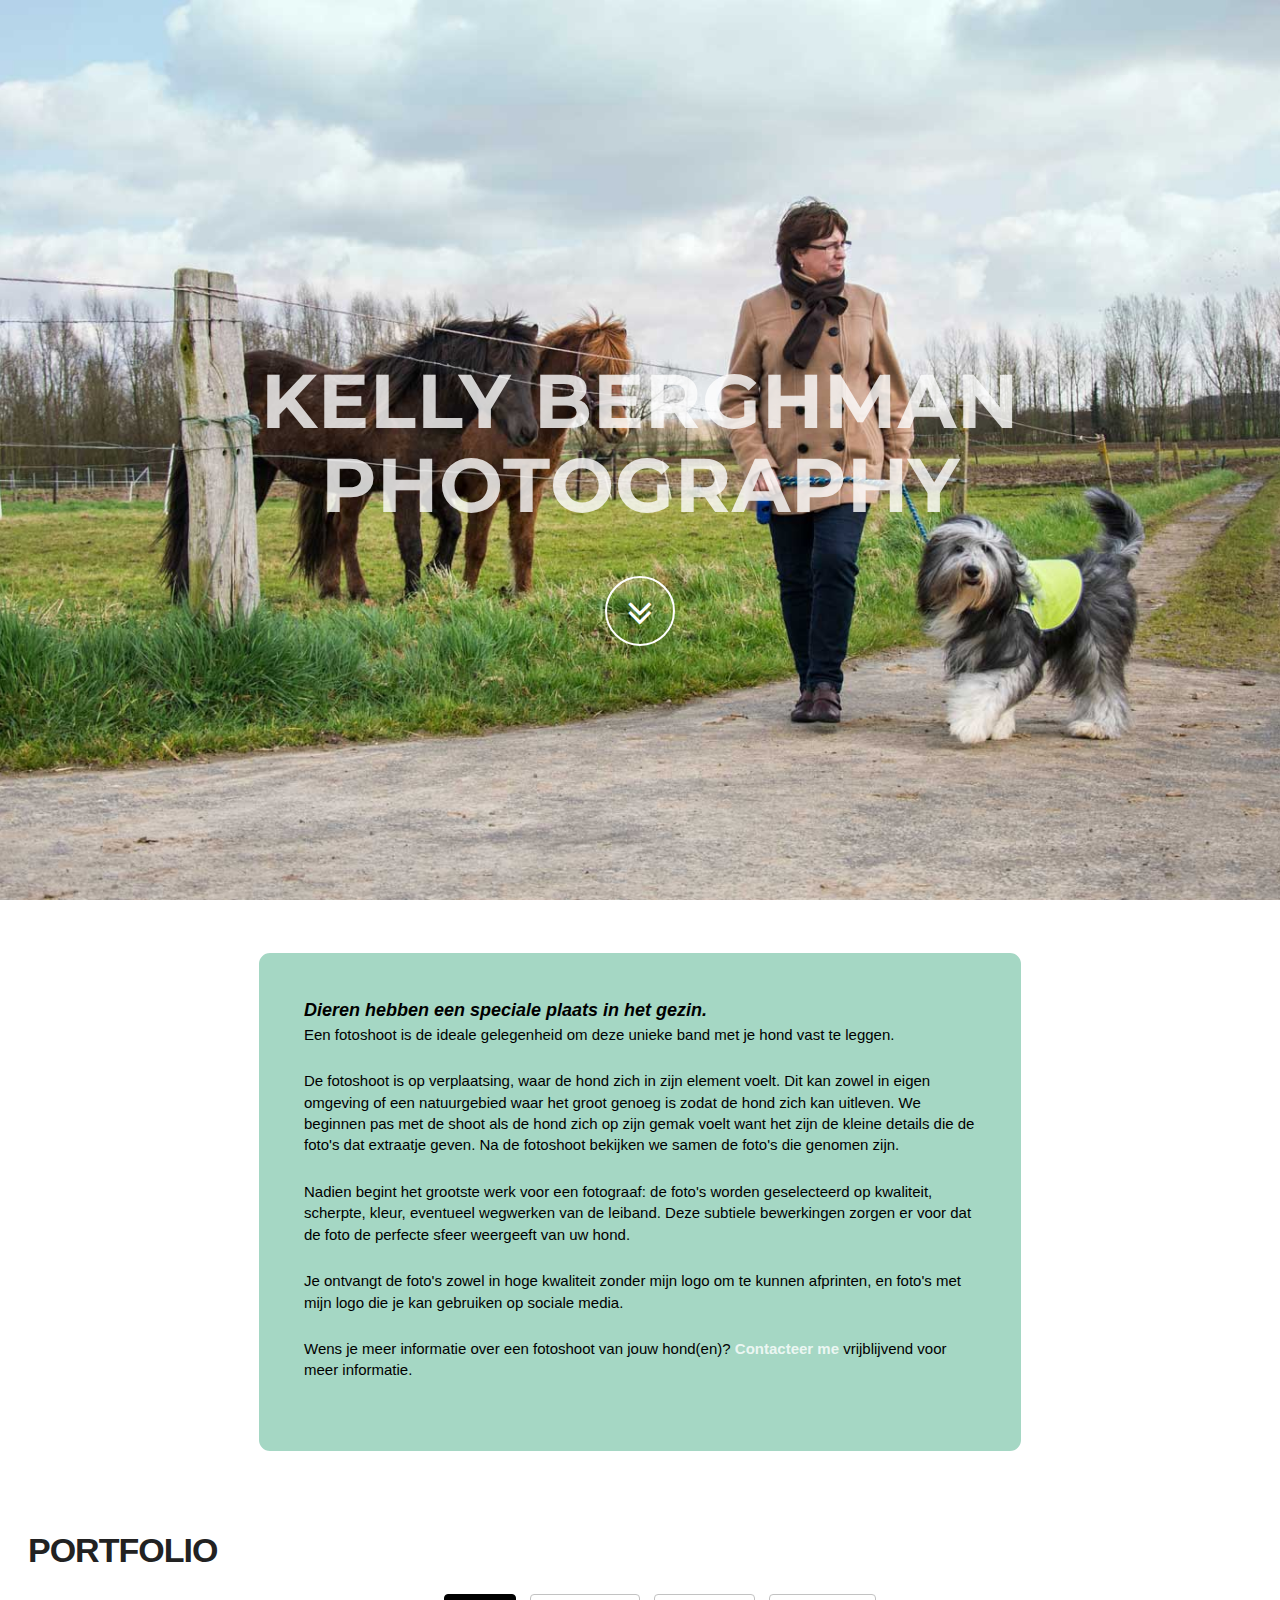
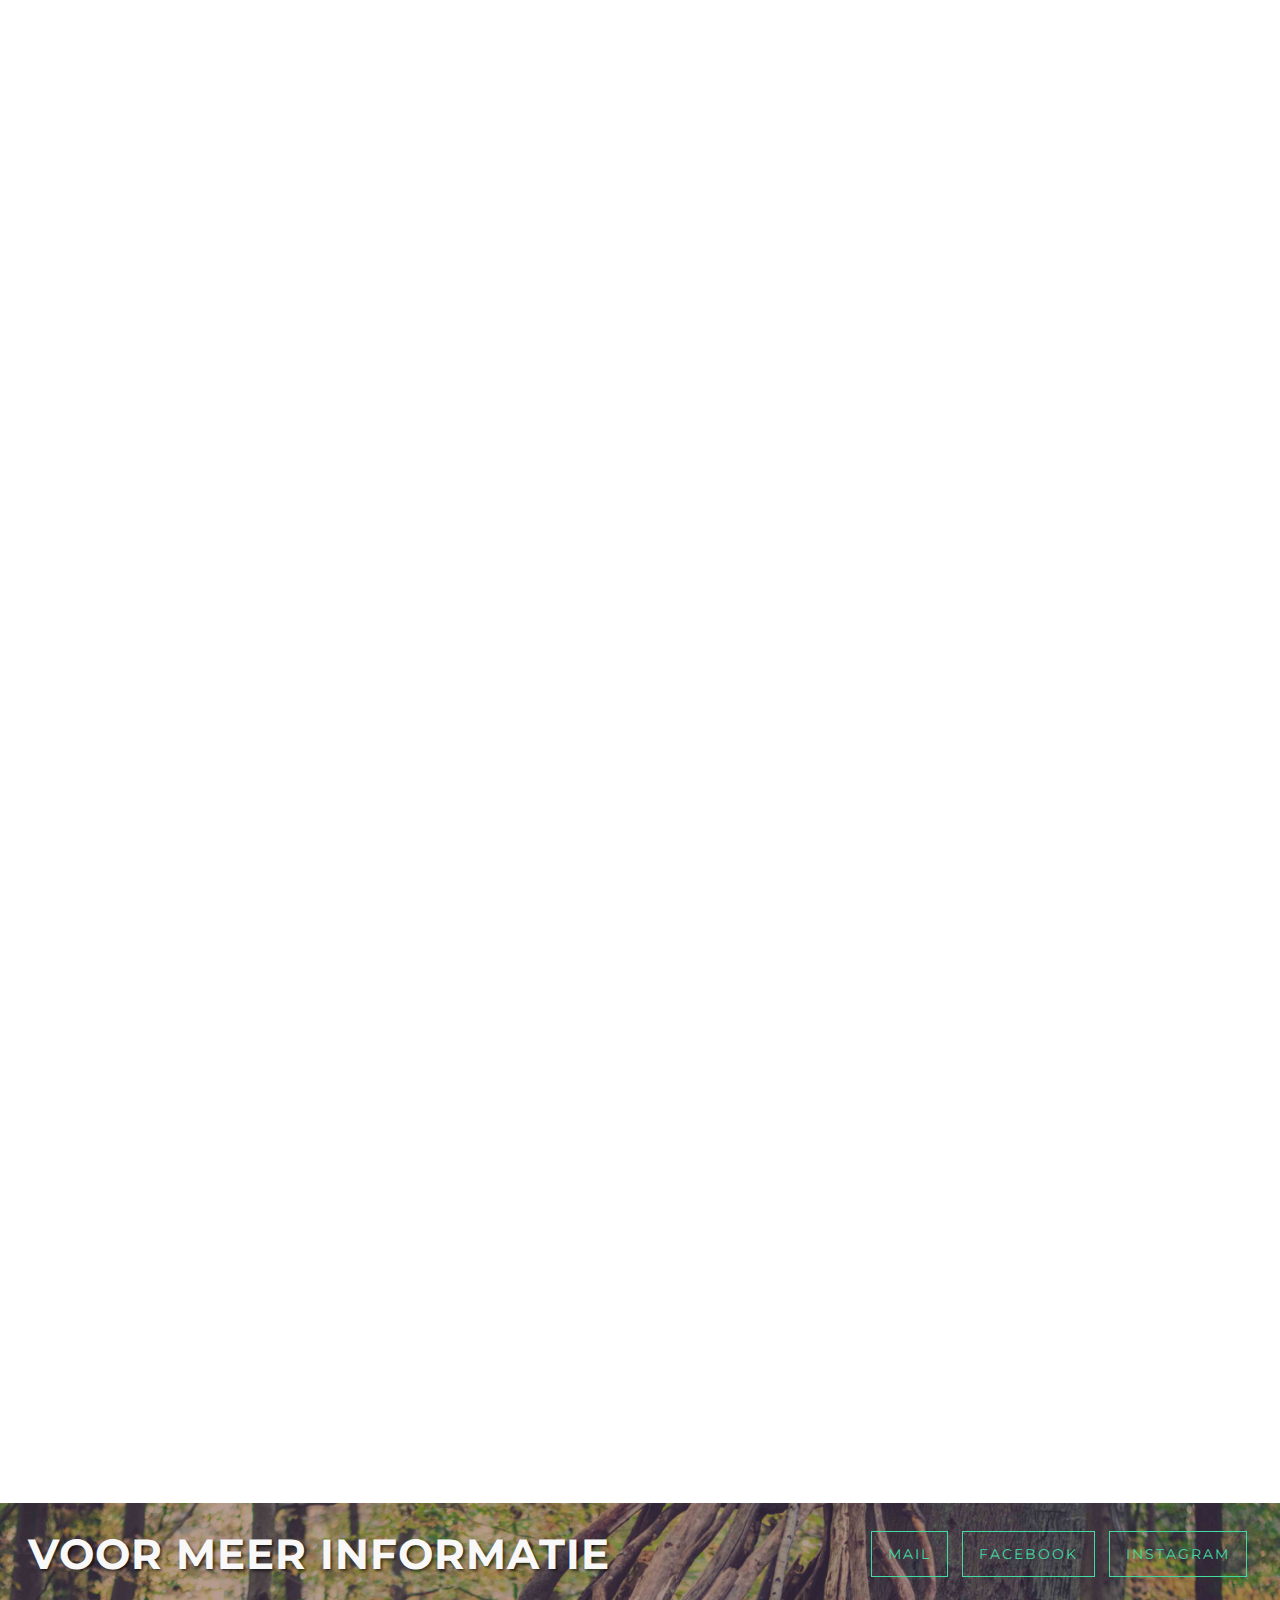
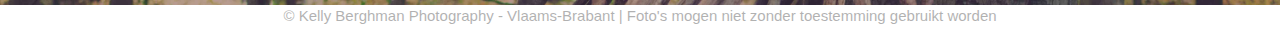
<file: kellyberghmanphotography/index.html>
<!doctype html>
<html>
<head>
<meta charset="utf-8">
<title>Kelly Berghman Photography </title>
<meta name="description" content="hondenfotografie met passie • Vlaams-Brabant">
<meta name="keywords" lang="nl" content="Kelly Berghman Photography fotograaf fotoshoot hondenfotografie hond honden puppy Opwijk Merchtem Asse Jette Dendermonde Lebbeke Sint-Niklaas Grimbergen Meise Wolvertem Londerzeel fotografie Vlaams-Brabant Oost-Vlaanderen">
    <meta name="author" content="Kelly Berghman Photography">
<link rel="icon" href="img/favicon.ico" type="image/png">
<link href="css/bootstrap.min.css" rel="stylesheet" type="text/css">
<link href="css/style.css" rel="stylesheet" type="text/css">
        <link href="css/grayscale.css" rel="stylesheet">
<link href="css/landing-page.css" rel="stylesheet">
<!--    <link href="css/bootstrap2.min.css" rel="stylesheet">-->

<!--[if lt IE 9]>
    <script src="js/respond-1.1.0.min.js"></script>
    <script src="js/html5shiv.js"></script>
    <script src="js/html5element.js"></script>
<![endif]-->

     <!-- Custom Fonts -->
    <link href="font-awesome/css/font-awesome.min.css" rel="stylesheet" type="text/css">
    <link href="http://fonts.googleapis.com/css?family=Lora:400,700,400italic,700italic" rel="stylesheet" type="text/css">
    <link href="http://fonts.googleapis.com/css?family=Montserrat:400,700" rel="stylesheet" type="text/css">

</head>
<body>

    <!-- Intro Header -->
    <header class="intro">
        <div class="intro-body">
            <div class="container">
                <div class="row" style="margin-left:0px">
                    <div class="col-md-8 col-md-offset-2">
                        <h1 class="brand-heading">Kelly Berghman</br> Photography</h1> 
                        <a href="#werking" class="btn btn-circle page-scroll">
                            <i class="fa fa-angle-double-down animated"></i>
                        </a>
                    </div>
                </div>
            </div>
        </div>
    </header>
    
    <div id="werking">
    <p>
        <em>Dieren hebben een speciale plaats in het gezin.</em>
        <br>
        Een fotoshoot is de ideale gelegenheid om deze unieke band met je hond vast te leggen.
        </p>
        <p>
        De fotoshoot is op verplaatsing, waar de hond zich in zijn element voelt. Dit kan zowel in eigen omgeving of een natuurgebied waar het groot genoeg is zodat de hond zich kan uitleven. We beginnen pas met de shoot als de hond zich op zijn gemak voelt want het zijn de kleine details die de foto's dat extraatje geven. Na de fotoshoot bekijken we samen de foto's die genomen zijn. 
        </p>
        
        <p>
        Nadien begint het grootste werk voor een fotograaf: de foto's worden geselecteerd op kwaliteit, scherpte, kleur, eventueel wegwerken van de leiband. Deze subtiele bewerkingen zorgen er voor dat de foto de perfecte sfeer weergeeft van uw hond.
        </p>
        
        <p>
        Je ontvangt de foto's zowel in hoge kwaliteit zonder mijn logo om te kunnen afprinten, en foto's met mijn logo die je kan gebruiken op sociale media.
        </p>
        <p>
            Wens je meer informatie over een fotoshoot van jouw hond(en)? <a href="#contact">Contacteer me</a> vrijblijvend voor meer informatie. 
        </p>
    
    </div>
    
    
<!--    portfolio-->
<section id="Portfolio" class="content"> 
  
  <!-- Container -->
  <div class="container portfolio_title"> 
    
    <!-- Title -->
    <div class="section-title">
      <h2>Portfolio</h2>
	<h6>Lorem ipsum dolor sit amet, consectetur Morbi sagittis, sem quisci ipsum</h6>
	  
    </div>
    <!--/Title --> 
    
  </div>
  <!-- Container -->
  
  <div class="portfolio-top"></div>
  
  <!-- Portfolio Filters -->
  <div class="portfolio"> 
    
    <div id="filters" class="sixteen columns">
      <ul class="clearfix">
        <li><a id="all" href="#" data-filter="*" class="active">
          <h5>All</h5>
          </a></li>
        <li><a class="" href="#" data-filter=".nature">
          <h5>Honden</h5>
          </a></li>
        <li><a class="" href="#" data-filter=".wildlife">
          <h5>Dieren</h5>
          </a></li>
        <li><a class="" href="#" data-filter=".citylife">
          <h5>Mensen</h5>
          </a></li>
<!--
        <li><a class="" href="#" data-filter=".animals">
          <h5>Natuur</h5>
          </a></li> 
-->
      </ul>
    </div>
    <!--/Portfolio Filters --> 
    
    <!-- Portfolio Wrapper -->
    <div class="isotope fadeInLeft animated wow grid" style="position: relative; overflow: hidden; height: 480px;" id="portfolio_wrapper">  
      <!-- Portfolio Item -->
      <figure style="position: absolute; left: 0px; top: 0px; transform: translate3d(0px, 0px, 0px) scale3d(1, 1, 1); width: 337px; opacity: 1; padding:5px; background-color: white;" class="portfolio-item one-four   nature isotope-item effect-oscar">
	   
        <div class="portfolio_img"> 
		<img src="img/portfolio/honden/portfolio_hond1.jpg"  alt="Portfolio 1"> </div> 
        </figure>
        
        <!-- Portfolio Item -->
      <figure style="position: absolute; left: 0px; top: 0px; transform: translate3d(1011px, 240px, 0px) scale3d(1, 1, 1); width: 337px; opacity: 1; padding:5px; background-color: white;" class="portfolio-item one-four   nature isotope-item effect-oscar">
        <div class="portfolio_img"> <img src="img/portfolio/honden/portfolio_hond34.jpg" alt="Portfolio 1"> </div>     
        </figure>
      
      <!-- Portfolio Item -->
      <figure style="position: absolute; left: 0px; top: 0px; transform: translate3d(674px, 0px, 0px) scale3d(1, 1, 1); width: 337px; opacity: 1; padding:5px; background-color: white;" class="portfolio-item one-four  nature  isotope-item effect-oscar">
        <div class="portfolio_img"> <img src="img/portfolio/honden/portfolio_hond15.jpg" alt="Portfolio 1"> </div>
       
        </figure>
      
      <!-- Portfolio Item-->
      <figure style="position: absolute; left: 0px; top: 0px; transform: translate3d(1011px, 0px, 0px) scale3d(1, 1, 1); width: 337px; opacity: 1; padding:5px; background-color: white;" class="portfolio-item one-four nature  isotope-item effect-oscar">
        <div class="portfolio_img"> <img src="img/portfolio/honden/portfolio_hond2.jpg" alt="Portfolio 1"> </div>
        
      </figure>
      
      <!-- Portfolio Item -->
      <figure style="position: absolute; left: 0px; top: 0px; transform: translate3d(337px, 240px, 0px) scale3d(1, 1, 1); width: 337px; opacity: 1; padding:5px; background-color: white;" class="portfolio-item one-four nature isotope-item effect-oscar">
        <div class="portfolio_img"> <img src="img/portfolio/honden/portfolio_hond4.jpg" alt="Portfolio 1"> </div>
      
      </figure>
      
      <!-- Portfolio Item  -->
      <figure style="position: absolute; left: 0px; top: 0px; transform: translate3d(674px, 240px, 0px) scale3d(1, 1, 1); width: 337px; opacity: 1; padding:5px; background-color: white;" class="portfolio-item one-four  nature citylife web isotope-item effect-oscar">
        <div class="portfolio_img"> <img src="img/portfolio/honden/portfolio_hond5.jpg" alt="Portfolio 1"> </div>       
       
       </figure>
      
      <!-- Portfolio Item -->
      <figure style="position: absolute; left: 0px; top: 0px; transform: translate3d(1011px, 240px, 0px) scale3d(1, 1, 1); width: 337px; opacity: 1; padding:5px; background-color: white;" class="portfolio-item one-four   nature isotope-item effect-oscar">
        <div class="portfolio_img"> <img src="img/portfolio/honden/portfolio_hond8.jpg" alt="Portfolio 1"> </div>      
          
          
      
        </figure>
      <!--/Portfolio Item --> 
      <figure style="position: absolute; left: 0px; top: 0px; transform: translate3d(1011px, 240px, 0px) scale3d(1, 1, 1); width: 337px; opacity: 1; padding:5px; background-color: white;" class="portfolio-item one-four   nature isotope-item effect-oscar">
        <div class="portfolio_img"> <img src="img/portfolio/honden/portfolio_hond10.jpg" alt="Portfolio 1"> </div>       
        </figure>
        
        
         <!-- Portfolio Item -->
      <figure style="position: absolute; left: 0px; top: 0px; transform: translate3d(1011px, 240px, 0px) scale3d(1, 1, 1); width: 337px; opacity: 1; padding:5px; background-color: white;" class="portfolio-item one-four   nature isotope-item effect-oscar">
        <div class="portfolio_img"> <img src="img/portfolio/honden/portfolio_hond7.jpg" alt="Portfolio 1"> </div>       
        </figure>
        
      <!--/Portfolio Item --> 
      <figure style="position: absolute; left: 0px; top: 0px; transform: translate3d(1011px, 240px, 0px) scale3d(1, 1, 1); width: 337px; opacity: 1; padding:5px; background-color: white;" class="portfolio-item one-four   nature isotope-item effect-oscar">
        <div class="portfolio_img"> <img src="img/portfolio/honden/portfolio_hond11.jpg" alt="Portfolio 1"> </div>       
        </figure>
        
         <!--/Portfolio Item --> 
      <figure style="position: absolute; left: 0px; top: 0px; transform: translate3d(1011px, 240px, 0px) scale3d(1, 1, 1); width: 337px; opacity: 1; padding:5px; background-color: white;" class="portfolio-item one-four   nature isotope-item effect-oscar">
        <div class="portfolio_img"> <img src="img/portfolio/honden/portfolio_hond21.jpg" alt="Portfolio 1"> </div>       
      
        </figure>
        
         <!-- Portfolio Item -->
      <figure style="position: absolute; left: 0px; top: 0px; transform: translate3d(1011px, 240px, 0px) scale3d(1, 1, 1); width: 337px; opacity: 1; padding:5px; background-color: white;" class="portfolio-item one-four   nature isotope-item effect-oscar">
        <div class="portfolio_img"> <img src="img/portfolio/honden/portfolio_hond9.jpg" alt="Portfolio 1"> </div>  
        </figure>
        
         <!-- Portfolio Item -->
      <figure style="position: absolute; left: 0px; top: 0px; transform: translate3d(1011px, 240px, 0px) scale3d(1, 1, 1); width: 337px; opacity: 1; padding:5px; background-color: white;" class="portfolio-item one-four   nature isotope-item effect-oscar">
        <div class="portfolio_img"> <img src="img/portfolio/honden/portfolio_hond12.jpg" alt="Portfolio 1"> </div> 
        </figure>
        
              <!-- Portfolio Item -->
      <figure style="position: absolute; left: 0px; top: 0px; transform: translate3d(1011px, 240px, 0px) scale3d(1, 1, 1); width: 337px; opacity: 1; padding:5px; background-color: white;" class="portfolio-item one-four   nature isotope-item effect-oscar">
        <div class="portfolio_img"> <img src="img/portfolio/honden/portfolio_hond3.jpg" alt="Portfolio 1"> </div> 
        </figure>
        
        
      <!--/Portfolio Item --> 
      <figure style="position: absolute; left: 0px; top: 0px; transform: translate3d(1011px, 240px, 0px) scale3d(1, 1, 1); width: 337px; opacity: 1; padding:5px; background-color: white;" class="portfolio-item one-four   nature isotope-item effect-oscar">
        <div class="portfolio_img"> <img src="img/portfolio/honden/portfolio_hond27.jpg" alt="Portfolio 1"> </div>       
    
        </figure>
        
        
      <!-- Portfolio Item-->
      <figure style="position: absolute; left: 0px; top: 0px; transform: translate3d(337px, 0px, 0px) scale3d(1, 1, 1); width: 337px; opacity: 1; padding:5px; background-color: white;" class="portfolio-item one-four  nature isotope-item effect-oscar">
        <div class="portfolio_img"> <img src="img/portfolio/honden/portfolio_hond44.jpg" alt="Portfolio 1"> </div>
        </figure>
      
      <!--/Portfolio Item --> 
      <figure style="position: absolute; left: 0px; top: 0px; transform: translate3d(1011px, 240px, 0px) scale3d(1, 1, 1); width: 337px; opacity: 1; padding:5px; background-color: white;" class="portfolio-item one-four   nature isotope-item effect-oscar">
        <div class="portfolio_img"> <img src="img/portfolio/honden/portfolio_hond6.jpg" alt="Portfolio 1"> </div>       
 
        </figure>
        
         <!-- Portfolio Item -->
      <figure style="position: absolute; left: 0px; top: 0px; transform: translate3d(1011px, 240px, 0px) scale3d(1, 1, 1); width: 337px; opacity: 1; padding:5px; background-color: white;" class="portfolio-item one-four   nature isotope-item effect-oscar">
        <div class="portfolio_img"> <img src="img/portfolio/honden/portfolio_hond14.jpg" alt="Portfolio 1"> </div>       
      
        </figure>
     
        <!--/Portfolio Item --> 
      <figure style="position: absolute; left: 0px; top: 0px; transform: translate3d(1011px, 240px, 0px) scale3d(1, 1, 1); width: 337px; opacity: 1; padding:5px; background-color: white;" class="portfolio-item one-four   nature isotope-item effect-oscar">
        <div class="portfolio_img"> <img src="img/portfolio/honden/portfolio_hond17.jpg" alt="Portfolio 1"> </div>       
      
        </figure>
        
         <!-- Portfolio Item -->
      <figure style="position: absolute; left: 0px; top: 0px; transform: translate3d(1011px, 240px, 0px) scale3d(1, 1, 1); width: 337px; opacity: 1; padding:5px; background-color: white;" class="portfolio-item one-four   nature isotope-item effect-oscar">
        <div class="portfolio_img"> <img src="img/portfolio/honden/portfolio_hond45.jpg" alt="Portfolio 1"> </div>       
      
        </figure>
      
      <!-- Portfolio Item -->
      <figure style="position: absolute; left: 0px; top: 0px; transform: translate3d(1011px, 240px, 0px) scale3d(1, 1, 1); width: 337px; opacity: 1; padding:5px; background-color: white;" class="portfolio-item one-four   nature isotope-item effect-oscar">
        <div class="portfolio_img"> <img src="img/portfolio/honden/portfolio_hond29.jpg" alt="Portfolio 1"> </div>       
      
        </figure>
        
        <!--/Portfolio Item --> 
      <figure style="position: absolute; left: 0px; top: 0px; transform: translate3d(1011px, 240px, 0px) scale3d(1, 1, 1); width: 337px; opacity: 1; padding:5px; background-color: white;" class="portfolio-item one-four   nature isotope-item effect-oscar">
        <div class="portfolio_img"> <img src="img/portfolio/honden/portfolio_hond18.jpg" alt="Portfolio 1"> </div>       
      
        </figure>
        
           <!--/Portfolio Item --> 
      <figure style="position: absolute; left: 0px; top: 0px; transform: translate3d(1011px, 240px, 0px) scale3d(1, 1, 1); width: 337px; opacity: 1; padding:5px; background-color: white;" class="portfolio-item one-four   nature isotope-item effect-oscar">
        <div class="portfolio_img"> <img src="img/portfolio/honden/portfolio_hond19.jpg" alt="Portfolio 1"> </div>       
      
        </figure>
        
         <!--/Portfolio Item --> 
      <figure style="position: absolute; left: 0px; top: 0px; transform: translate3d(1011px, 240px, 0px) scale3d(1, 1, 1); width: 337px; opacity: 1; padding:5px; background-color: white;" class="portfolio-item one-four   nature isotope-item effect-oscar">
        <div class="portfolio_img"> <img src="img/portfolio/honden/portfolio_hond20.jpg" alt="Portfolio 1"> </div>      
        </figure>
        
            <!--/Portfolio Item --> 
      <figure style="position: absolute; left: 0px; top: 0px; transform: translate3d(1011px, 240px, 0px) scale3d(1, 1, 1); width: 337px; opacity: 1; padding:5px; background-color: white;" class="portfolio-item one-four   nature isotope-item effect-oscar">
        <div class="portfolio_img"> <img src="img/portfolio/honden/portfolio_hond36.jpg" alt="Portfolio 1"> </div>      
        </figure>
        
           <!--/Portfolio Item --> 
      <figure style="position: absolute; left: 0px; top: 0px; transform: translate3d(1011px, 240px, 0px) scale3d(1, 1, 1); width: 337px; opacity: 1; padding:5px; background-color: white;" class="portfolio-item one-four   nature isotope-item effect-oscar">
        <div class="portfolio_img"> <img src="img/portfolio/honden/portfolio_hond22.jpg" alt="Portfolio 1"> </div>      
        </figure>
        
        <!--/Portfolio Item --> 
      <figure style="position: absolute; left: 0px; top: 0px; transform: translate3d(1011px, 240px, 0px) scale3d(1, 1, 1); width: 337px; opacity: 1; padding:5px; background-color: white;" class="portfolio-item one-four   nature isotope-item effect-oscar">
        <div class="portfolio_img"> <img src="img/portfolio/honden/portfolio_hond16.jpg" alt="Portfolio 1"> </div>       
        </figure>
        
         <!--/Portfolio Item --> 
      <figure style="position: absolute; left: 0px; top: 0px; transform: translate3d(1011px, 240px, 0px) scale3d(1, 1, 1); width: 337px; opacity: 1; padding:5px; background-color: white;" class="portfolio-item one-four   citylife nature isotope-item effect-oscar">
        <div class="portfolio_img"> <img src="img/portfolio/honden/portfolio_hond23.jpg" alt="Portfolio 1"> </div>       
        </figure>
        
         <!--/Portfolio Item --> 
      <figure style="position: absolute; left: 0px; top: 0px; transform: translate3d(1011px, 240px, 0px) scale3d(1, 1, 1); width: 337px; opacity: 1; padding:5px; background-color: white;" class="portfolio-item one-four   nature isotope-item effect-oscar">
        <div class="portfolio_img"> <img src="img/portfolio/honden/portfolio_hond24.jpg" alt="Portfolio 1"> </div>       
        </figure>
        
        
        <!-- Portfolio Item -->
      <figure style="position: absolute; left: 0px; top: 0px; transform: translate3d(1011px, 240px, 0px) scale3d(1, 1, 1); width: 337px; opacity: 1; padding:5px; background-color: white;" class="portfolio-item one-four   nature isotope-item effect-oscar">
        <div class="portfolio_img"> <img src="img/portfolio/honden/portfolio_hond25.jpg" alt="Portfolio 1"> </div>       
      </figure>
      
           <!-- Portfolio Item -->
      <figure style="position: absolute; left: 0px; top: 0px; transform: translate3d(1011px, 240px, 0px) scale3d(1, 1, 1); width: 337px; opacity: 1; padding:5px; background-color: white;" class="portfolio-item one-four   nature isotope-item effect-oscar">
        <div class="portfolio_img"> <img src="img/portfolio/honden/portfolio_hond28.jpg" alt="Portfolio 1"> </div>     
          
        </figure>
      
      <!-- Portfolio Item -->
      <figure style="position: absolute; left: 0px; top: 0px; transform: translate3d(1011px, 240px, 0px) scale3d(1, 1, 1); width: 337px; opacity: 1; padding:5px; background-color: white;" class="portfolio-item one-four   nature isotope-item effect-oscar">
        <div class="portfolio_img"> <img src="img/portfolio/honden/portfolio_hond30.jpg" alt="Portfolio 1"> </div>     
          
        </figure>
      
      <!-- Portfolio Item -->
      <figure style="position: absolute; left: 0px; top: 0px; transform: translate3d(1011px, 240px, 0px) scale3d(1, 1, 1); width: 337px; opacity: 1; padding:5px; background-color: white;" class="portfolio-item one-four   nature isotope-item effect-oscar">
        <div class="portfolio_img"> <img src="img/portfolio/honden/portfolio_hond31.jpg" alt="Portfolio 1"> </div>     
        </figure>
      
       <!-- Portfolio Item -->
      <figure style="position: absolute; left: 0px; top: 0px; transform: translate3d(1011px, 240px, 0px) scale3d(1, 1, 1); width: 337px; opacity: 1; padding:5px; background-color: white;" class="portfolio-item one-four   nature citylife isotope-item effect-oscar">
        <div class="portfolio_img"> <img src="img/portfolio/honden/portfolio_hond42.jpg" alt="Portfolio 1"> </div>     
        </figure>
      
      <!-- Portfolio Item -->
      <figure style="position: absolute; left: 0px; top: 0px; transform: translate3d(1011px, 240px, 0px) scale3d(1, 1, 1); width: 337px; opacity: 1; padding:5px; background-color: white;" class="portfolio-item one-four   nature isotope-item effect-oscar">
        <div class="portfolio_img"> <img src="img/portfolio/honden/portfolio_hond32.jpg" alt="Portfolio 1"> </div>     
        </figure>
      
      <!-- Portfolio Item -->
      <figure style="position: absolute; left: 0px; top: 0px; transform: translate3d(1011px, 240px, 0px) scale3d(1, 1, 1); width: 337px; opacity: 1; padding:5px; background-color: white;" class="portfolio-item one-four   nature isotope-item effect-oscar">
        <div class="portfolio_img"> <img src="img/portfolio/honden/portfolio_hond33.jpg" alt="Portfolio 1"> </div>     
        </figure>
      
      <!-- Portfolio Item -->
      <figure style="position: absolute; left: 0px; top: 0px; transform: translate3d(1011px, 240px, 0px) scale3d(1, 1, 1); width: 337px; opacity: 1; padding:5px; background-color: white;" class="portfolio-item one-four   nature citylife isotope-item effect-oscar">
        <div class="portfolio_img"> <img src="img/portfolio/honden/portfolio_hond43.jpg" alt="Portfolio 1"> </div>     
        </figure>
      
      
      
      <!-- Portfolio Item -->
      <figure style="position: absolute; left: 0px; top: 0px; transform: translate3d(1011px, 240px, 0px) scale3d(1, 1, 1); width: 337px; opacity: 1; padding:5px; background-color: white;" class="portfolio-item one-four   nature isotope-item effect-oscar">
        <div class="portfolio_img"> <img src="img/portfolio/honden/portfolio_hond40.jpg" alt="Portfolio 1"> </div>     
        </figure>
      
      <!-- Portfolio Item -->
      <figure style="position: absolute; left: 0px; top: 0px; transform: translate3d(1011px, 240px, 0px) scale3d(1, 1, 1); width: 337px; opacity: 1; padding:5px; background-color: white;" class="portfolio-item one-four   nature citylife isotope-item effect-oscar">
        <div class="portfolio_img"> <img src="img/portfolio/honden/portfolio_hond41.jpg" alt="Portfolio 1"> </div>     
        </figure>
        
      <!-- Portfolio Item -->
      <figure style="position: absolute; left: 0px; top: 0px; transform: translate3d(1011px, 240px, 0px) scale3d(1, 1, 1); width: 337px; opacity: 1; padding:5px; background-color: white;" class="portfolio-item one-four   nature isotope-item effect-oscar">
        <div class="portfolio_img"> <img src="img/portfolio/honden/portfolio_hond35.jpg" alt="Portfolio 1"> </div>     
        </figure>
      
      <!-- Portfolio Item -->
      <figure style="position: absolute; left: 0px; top: 0px; transform: translate3d(1011px, 240px, 0px) scale3d(1, 1, 1); width: 337px; opacity: 1; padding:5px; background-color: white;" class="portfolio-item one-four   nature isotope-item effect-oscar">
        <div class="portfolio_img"> <img src="img/portfolio/honden/portfolio_hond37.jpg" alt="Portfolio 1"> </div>     
        </figure>
      
      <!-- Portfolio Item -->
      <figure style="position: absolute; left: 0px; top: 0px; transform: translate3d(1011px, 240px, 0px) scale3d(1, 1, 1); width: 337px; opacity: 1; padding:5px; background-color: white;" class="portfolio-item one-four   nature isotope-item effect-oscar">
        <div class="portfolio_img"> <img src="img/portfolio/honden/portfolio_hond38.jpg" alt="Portfolio 1"> </div>     
        </figure>
      
      <!-- Portfolio Item -->
      <figure style="position: absolute; left: 0px; top: 0px; transform: translate3d(1011px, 240px, 0px) scale3d(1, 1, 1); width: 337px; opacity: 1; padding:5px; background-color: white;" class="portfolio-item one-four   nature isotope-item effect-oscar">
        <div class="portfolio_img"> <img src="img/portfolio/honden/portfolio_hond39.jpg" alt="Portfolio 1"> </div>     
        </figure>
      
         <!-- Portfolio Item -->
      <figure style="position: absolute; left: 0px; top: 0px; transform: translate3d(0px, 0px, 0px) scale3d(1, 1, 1); width: 337px; opacity: 1; padding:5px; background-color: white;" class="portfolio-item one-four   wildlife isotope-item effect-oscar">
        <div class="portfolio_img"> 
		<img src="img/portfolio/dieren/portfolio_dieren1.jpg"  alt="Portfolio 1"> </div> 
			
        </figure>
      <!--/Portfolio Item --> 
      
      <!-- Portfolio Item-->
      <figure style="position: absolute; left: 0px; top: 0px; transform: translate3d(337px, 0px, 0px) scale3d(1, 1, 1); width: 337px; opacity: 1; padding:5px; background-color: white;" class="portfolio-item one-four  wildlife isotope-item effect-oscar">
        <div class="portfolio_img"> <img src="img/portfolio/dieren/portfolio_dieren2.jpg" alt="Portfolio 1"> </div>
        	
        </figure>
        
        <!-- Portfolio Item-->
      <figure style="position: absolute; left: 0px; top: 0px; transform: translate3d(337px, 0px, 0px) scale3d(1, 1, 1); width: 337px; opacity: 1; padding:5px; background-color: white;" class="portfolio-item one-four  wildlife isotope-item effect-oscar">
        <div class="portfolio_img"> <img src="img/portfolio/dieren/portfolio_dieren3.jpg" alt="Portfolio 1"> </div>
        	
        </figure>
        
        <!-- Portfolio Item-->
      <figure style="position: absolute; left: 0px; top: 0px; transform: translate3d(337px, 0px, 0px) scale3d(1, 1, 1); width: 337px; opacity: 1; padding:5px; background-color: white;" class="portfolio-item one-four  wildlife isotope-item effect-oscar">
        <div class="portfolio_img"> <img src="img/portfolio/dieren/portfolio_dieren4.jpg" alt="Portfolio 1"> </div>
        	
        </figure>
        
         <!-- Portfolio Item-->
      <figure style="position: absolute; left: 0px; top: 0px; transform: translate3d(337px, 0px, 0px) scale3d(1, 1, 1); width: 337px; opacity: 1; padding:5px; background-color: white;" class="portfolio-item one-four  wildlife isotope-item effect-oscar">
        <div class="portfolio_img"> <img src="img/portfolio/dieren/portfolio_dieren5.jpg" alt="Portfolio 1"> </div>
        	
        </figure>
        
         <!-- Portfolio Item-->
      <figure style="position: absolute; left: 0px; top: 0px; transform: translate3d(337px, 0px, 0px) scale3d(1, 1, 1); width: 337px; opacity: 1; padding:5px; background-color: white;" class="portfolio-item one-four  wildlife isotope-item effect-oscar">
        <div class="portfolio_img"> <img src="img/portfolio/dieren/portfolio_dieren6.jpg" alt="Portfolio 1"> </div>
        	
        </figure>
        
         <!-- Portfolio Item-->
      <figure style="position: absolute; left: 0px; top: 0px; transform: translate3d(337px, 0px, 0px) scale3d(1, 1, 1); width: 337px; opacity: 1; padding:5px; background-color: white;" class="portfolio-item one-four  wildlife isotope-item effect-oscar">
        <div class="portfolio_img"> <img src="img/portfolio/dieren/portfolio_dieren7.jpg" alt="Portfolio 1"> </div>
        </figure>
        
        <!-- Portfolio Item-->
      <figure style="position: absolute; left: 0px; top: 0px; transform: translate3d(337px, 0px, 0px) scale3d(1, 1, 1); width: 337px; opacity: 1; padding:5px; background-color: white;" class="portfolio-item one-four  wildlife isotope-item effect-oscar">
        <div class="portfolio_img"> <img src="img/portfolio/dieren/portfolio_dieren8.jpg" alt="Portfolio 1"> </div>
        </figure>
        
        <!-- Portfolio Item-->
      <figure style="position: absolute; left: 0px; top: 0px; transform: translate3d(337px, 0px, 0px) scale3d(1, 1, 1); width: 337px; opacity: 1; padding:5px; background-color: white;" class="portfolio-item one-four  wildlife isotope-item effect-oscar">
        <div class="portfolio_img"> <img src="img/portfolio/dieren/portfolio_dieren9.jpg" alt="Portfolio 1"> </div>
        </figure>
        
        <!-- Portfolio Item-->
      <figure style="position: absolute; left: 0px; top: 0px; transform: translate3d(337px, 0px, 0px) scale3d(1, 1, 1); width: 337px; opacity: 1; padding:5px; background-color: white;" class="portfolio-item one-four  wildlife isotope-item effect-oscar">
        <div class="portfolio_img"> <img src="img/portfolio/dieren/portfolio_dieren10.jpg" alt="Portfolio 1"> </div>
        </figure>
        
        <!-- Portfolio Item-->
      <figure style="position: absolute; left: 0px; top: 0px; transform: translate3d(337px, 0px, 0px) scale3d(1, 1, 1); width: 337px; opacity: 1; padding:5px; background-color: white;" class="portfolio-item one-four  wildlife isotope-item effect-oscar">
        <div class="portfolio_img"> <img src="img/portfolio/dieren/portfolio_dieren11.jpg" alt="Portfolio 1"> </div>
        </figure>
        
        <!-- Portfolio Item-->
      <figure style="position: absolute; left: 0px; top: 0px; transform: translate3d(337px, 0px, 0px) scale3d(1, 1, 1); width: 337px; opacity: 1; padding:5px; background-color: white;" class="portfolio-item one-four  wildlife isotope-item effect-oscar">
        <div class="portfolio_img"> <img src="img/portfolio/dieren/portfolio_dieren12.jpg" alt="Portfolio 1"> </div>
        </figure>
        
        <!-- Portfolio Item-->
      <figure style="position: absolute; left: 0px; top: 0px; transform: translate3d(337px, 0px, 0px) scale3d(1, 1, 1); width: 337px; opacity: 1; padding:5px; background-color: white;" class="portfolio-item one-four  wildlife isotope-item effect-oscar">
        <div class="portfolio_img"> <img src="img/portfolio/dieren/portfolio_dieren13.jpg" alt="Portfolio 1"> </div>
        </figure>
        
        <!-- Portfolio Item-->
      <figure style="position: absolute; left: 0px; top: 0px; transform: translate3d(337px, 0px, 0px) scale3d(1, 1, 1); width: 337px; opacity: 1; padding:5px; background-color: white;" class="portfolio-item one-four  wildlife isotope-item effect-oscar">
        <div class="portfolio_img"> <img src="img/portfolio/dieren/portfolio_dieren14.jpg" alt="Portfolio 1"> </div>
        </figure>
        
        <!-- Portfolio Item-->
      <figure style="position: absolute; left: 0px; top: 0px; transform: translate3d(337px, 0px, 0px) scale3d(1, 1, 1); width: 337px; opacity: 1; padding:5px; background-color: white;" class="portfolio-item one-four  wildlife isotope-item effect-oscar">
        <div class="portfolio_img"> <img src="img/portfolio/dieren/portfolio_dieren15.jpg" alt="Portfolio 1"> </div>
        </figure>
        
         <!-- Portfolio Item-->
      <figure style="position: absolute; left: 0px; top: 0px; transform: translate3d(337px, 0px, 0px) scale3d(1, 1, 1); width: 337px; opacity: 1; padding:5px; background-color: white;" class="portfolio-item one-four  wildlife isotope-item effect-oscar">
        <div class="portfolio_img"> <img src="img/portfolio/dieren/portfolio_dieren16.jpg" alt="Portfolio 1"> </div>
        </figure>
        
        <!-- Portfolio Item-->
      <figure style="position: absolute; left: 0px; top: 0px; transform: translate3d(337px, 0px, 0px) scale3d(1, 1, 1); width: 337px; opacity: 1; padding:5px; background-color: white;" class="portfolio-item one-four  wildlife isotope-item effect-oscar">
        <div class="portfolio_img"> <img src="img/portfolio/dieren/portfolio_dieren17.jpg" alt="Portfolio 1"> </div>
        </figure>
        
        <!-- Portfolio Item-->
      <figure style="position: absolute; left: 0px; top: 0px; transform: translate3d(337px, 0px, 0px) scale3d(1, 1, 1); width: 337px; opacity: 1; padding:5px; background-color: white;" class="portfolio-item one-four  wildlife isotope-item effect-oscar">
        <div class="portfolio_img"> <img src="img/portfolio/dieren/portfolio_dieren18.jpg" alt="Portfolio 1"> </div>
        </figure>
        
        <!-- Portfolio Item-->
      <figure style="position: absolute; left: 0px; top: 0px; transform: translate3d(337px, 0px, 0px) scale3d(1, 1, 1); width: 337px; opacity: 1; padding:5px; background-color: white;" class="portfolio-item one-four  wildlife isotope-item effect-oscar">
        <div class="portfolio_img"> <img src="img/portfolio/dieren/portfolio_dieren19.jpg" alt="Portfolio 1"> </div>
        </figure>
        
        <!-- Portfolio Item-->
      <figure style="position: absolute; left: 0px; top: 0px; transform: translate3d(337px, 0px, 0px) scale3d(1, 1, 1); width: 337px; opacity: 1; padding:5px; background-color: white;" class="portfolio-item one-four  wildlife isotope-item effect-oscar">
        <div class="portfolio_img"> <img src="img/portfolio/dieren/portfolio_dieren20.jpg" alt="Portfolio 1"> </div>
        </figure>
        
        <!-- Portfolio Item-->
      <figure style="position: absolute; left: 0px; top: 0px; transform: translate3d(337px, 0px, 0px) scale3d(1, 1, 1); width: 337px; opacity: 1; padding:5px; background-color: white;" class="portfolio-item one-four  wildlife isotope-item effect-oscar">
        <div class="portfolio_img"> <img src="img/portfolio/dieren/portfolio_dieren21.jpg" alt="Portfolio 1"> </div>
        </figure>
        
        <!-- Portfolio Item-->
      <figure style="position: absolute; left: 0px; top: 0px; transform: translate3d(337px, 0px, 0px) scale3d(1, 1, 1); width: 337px; opacity: 1; padding:5px; background-color: white;" class="portfolio-item one-four  wildlife isotope-item effect-oscar">
        <div class="portfolio_img"> <img src="img/portfolio/dieren/portfolio_dieren22.jpg" alt="Portfolio 1"> </div>
        </figure>
        
        <!-- Portfolio Item-->
      <figure style="position: absolute; left: 0px; top: 0px; transform: translate3d(337px, 0px, 0px) scale3d(1, 1, 1); width: 337px; opacity: 1; padding:5px; background-color: white;" class="portfolio-item one-four  citylife nature isotope-item effect-oscar">
        <div class="portfolio_img"> <img src="img/portfolio/mensen/portfolio_mens3.jpg" alt="Portfolio 1"> </div>
               </figure>
   
          <!-- Portfolio Item-->
      <figure style="position: absolute; left: 0px; top: 0px; transform: translate3d(337px, 0px, 0px) scale3d(1, 1, 1); width: 337px; opacity: 1; padding:5px; background-color: white;" class="portfolio-item one-four  citylife isotope-item effect-oscar">
        <div class="portfolio_img"> <img src="img/portfolio/mensen/portfolio_mens1.jpg" alt="Portfolio 1"> </div>
        </figure>
        
      <!-- Portfolio Item-->
      <figure style="position: absolute; left: 0px; top: 0px; transform: translate3d(337px, 0px, 0px) scale3d(1, 1, 1); width: 337px; opacity: 1; padding:5px; background-color: white;" class="portfolio-item one-four   citylife isotope-item effect-oscar">
          <div class="portfolio_img"> <img src="img/portfolio/mensen/portfolio_mens6.jpg" alt="Portfolio 1"> </div>
      </figure>
      
        <!-- Portfolio Item-->
      <figure style="position: absolute; left: 0px; top: 0px; transform: translate3d(337px, 0px, 0px) scale3d(1, 1, 1); width: 337px; opacity: 1; padding:5px; background-color: white;" class="portfolio-item one-four  citylife isotope-item effect-oscar">
          <div class="portfolio_img"> <img src="img/portfolio/mensen/portfolio_mens7.jpg" alt="Portfolio 1"> </div>
      </figure>
      
         <!-- Portfolio Item-->
      <figure style="position: absolute; left: 0px; top: 0px; transform: translate3d(337px, 0px, 0px) scale3d(1, 1, 1); width: 337px; opacity: 1; padding:5px; background-color: white;" class="portfolio-item one-four  citylife isotope-item effect-oscar">
          <div class="portfolio_img"> <img src="img/portfolio/mensen/portfolio_mens2.jpg" alt="Portfolio 1"> </div>
      </figure>
      
      <!-- Portfolio Item-->
      <figure style="position: absolute; left: 0px; top: 0px; transform: translate3d(337px, 0px, 0px) scale3d(1, 1, 1); width: 337px; opacity: 1; padding:5px; background-color: white;" class="portfolio-item one-four  nature citylife isotope-item effect-oscar">
          <div class="portfolio_img"> <img src="img/portfolio/mensen/portfolio_mens4.jpg" alt="Portfolio 1"> </div>
      </figure>
      
      <!-- Portfolio Item-->
      <figure style="position: absolute; left: 0px; top: 0px; transform: translate3d(337px, 0px, 0px) scale3d(1, 1, 1); width: 337px; opacity: 1; padding:5px; background-color: white;" class="portfolio-item one-four   citylife isotope-item effect-oscar">
          <div class="portfolio_img"> <img src="img/portfolio/mensen/portfolio_mens5.jpg" alt="Portfolio 1"> </div>
      </figure>
      
      
       
      <!-- Portfolio Item-->
      <figure style="position: absolute; left: 0px; top: 0px; transform: translate3d(337px, 0px, 0px) scale3d(1, 1, 1); width: 337px; opacity: 1; padding:5px; background-color: white;" class="portfolio-item one-four  citylife isotope-item effect-oscar">
          <div class="portfolio_img"> <img src="img/portfolio/mensen/portfolio_mens8.jpg" alt="Portfolio 1"> </div>
      </figure>
      
      <!-- Portfolio Item-->
      <figure style="position: absolute; left: 0px; top: 0px; transform: translate3d(337px, 0px, 0px) scale3d(1, 1, 1); width: 337px; opacity: 1; padding:5px; background-color: white;" class="portfolio-item one-four  citylife nature isotope-item effect-oscar">
          <div class="portfolio_img"> <img src="img/portfolio/mensen/portfolio_mens9.jpg" alt="Portfolio 1"> </div>
      </figure>
      
        <!--/Portfolio Item --> 
      <figure style="position: absolute; left: 0px; top: 0px; transform: translate3d(1011px, 240px, 0px) scale3d(1, 1, 1); width: 337px; opacity: 1; padding:5px; background-color: white;" class="portfolio-item one-four   citylife nature isotope-item effect-oscar">
        <div class="portfolio_img"> <img src="img/portfolio/mensen/portfolio_mens10.jpg" alt="Portfolio 1"> </div>       
        </figure>
      
      <!--/Portfolio Item --> 
      <figure style="position: absolute; left: 0px; top: 0px; transform: translate3d(1011px, 240px, 0px) scale3d(1, 1, 1); width: 337px; opacity: 1; padding:5px; background-color: white;" class="portfolio-item one-four   citylife isotope-item effect-oscar">
        <div class="portfolio_img"> <img src="img/portfolio/mensen/portfolio_mens11.jpg" alt="Portfolio 1"> </div>       
        </figure>
      
      <!-- Portfolio Item-->
      <figure style="position: absolute; left: 0px; top: 0px; transform: translate3d(337px, 0px, 0px) scale3d(1, 1, 1); width: 337px; opacity: 1; padding:5px; background-color: white;" class="portfolio-item one-four  citylife nature isotope-item effect-oscar">
          <div class="portfolio_img"> <img src="img/portfolio/mensen/portfolio_mens12.jpg" alt="Portfolio 1"> </div>
      </figure>
      
      <!-- Portfolio Item-->
      <figure style="position: absolute; left: 0px; top: 0px; transform: translate3d(337px, 0px, 0px) scale3d(1, 1, 1); width: 337px; opacity: 1; padding:5px; background-color: white;" class="portfolio-item one-four  citylife isotope-item effect-oscar">
          <div class="portfolio_img"> <img src="img/portfolio/mensen/portfolio_mens13.5.jpg" alt="Portfolio 1"> </div>
      </figure>
      
      <!-- Portfolio Item-->
      <figure style="position: absolute; left: 0px; top: 0px; transform: translate3d(337px, 0px, 0px) scale3d(1, 1, 1); width: 337px; opacity: 1; padding:5px; background-color: white;" class="portfolio-item one-four  citylife  isotope-item effect-oscar">
          <div class="portfolio_img"> <img src="img/portfolio/mensen/portfolio_mens14.jpg" alt="Portfolio 1"> </div>
      </figure>
      
      <!-- Portfolio Item-->
      <figure style="position: absolute; left: 0px; top: 0px; transform: translate3d(337px, 0px, 0px) scale3d(1, 1, 1); width: 337px; opacity: 1; padding:5px; background-color: white;" class="portfolio-item one-four  citylife isotope-item effect-oscar">
          <div class="portfolio_img"> <img src="img/portfolio/mensen/portfolio_mens15.jpg" alt="Portfolio 1"> </div>
      </figure>
      
      <!-- Portfolio Item-->
      <figure style="position: absolute; left: 0px; top: 0px; transform: translate3d(337px, 0px, 0px) scale3d(1, 1, 1); width: 337px; opacity: 1; padding:5px; background-color: white;" class="portfolio-item one-four  citylife nature isotope-item effect-oscar">
          <div class="portfolio_img"> <img src="img/portfolio/mensen/portfolio_mens16.jpg" alt="Portfolio 1"> </div>
      </figure>
      
       <!-- Portfolio Item-->
      <figure style="position: absolute; left: 0px; top: 0px; transform: translate3d(337px, 0px, 0px) scale3d(1, 1, 1); width: 337px; opacity: 1; padding:5px; background-color: white;" class="portfolio-item one-four  citylife nature isotope-item effect-oscar">
          <div class="portfolio_img"> <img src="img/portfolio/mensen/portfolio_mens17.jpg" alt="Portfolio 1"> </div>
      </figure>
      
      <!-- Portfolio Item-->
      <figure style="position: absolute; left: 0px; top: 0px; transform: translate3d(337px, 0px, 0px) scale3d(1, 1, 1); width: 337px; opacity: 1; padding:5px; background-color: white;" class="portfolio-item one-four  citylife nature isotope-item effect-oscar">
          <div class="portfolio_img"> <img src="img/portfolio/mensen/portfolio_mens18.jpg" alt="Portfolio 1"> </div>
      </figure>
      
      <!--
         Portfolio Item
      <figure style="position: absolute; left: 0px; top: 0px; transform: translate3d(337px, 0px, 0px) scale3d(1, 1, 1); width: 337px; opacity: 1; padding:5px; background-color: white;" class="portfolio-item one-four  animals isotope-item effect-oscar">
          <div class="portfolio_img"> <img src="img/portfolio/natuur/portfolio_natuur1.jpg" alt="Portfolio 1"> </div>
      </figure>
          
        Portfolio Item
      <figure style="position: absolute; left: 0px; top: 0px; transform: translate3d(337px, 0px, 0px) scale3d(1, 1, 1); width: 337px; opacity: 1; padding:5px; background-color: white;" class="portfolio-item one-four  animals isotope-item effect-oscar">
          <div class="portfolio_img"> <img src="img/portfolio/natuur/portfolio_natuur2.jpg" alt="Portfolio 1"> </div>
      </figure>
          
       Portfolio Item
      <figure style="position: absolute; left: 0px; top: 0px; transform: translate3d(337px, 0px, 0px) scale3d(1, 1, 1); width: 337px; opacity: 1; padding:5px; background-color: white;" class="portfolio-item one-four  animals isotope-item effect-oscar">
          <div class="portfolio_img"> <img src="img/portfolio/natuur/portfolio_natuur3.jpg" alt="Portfolio 1"> </div>
      </figure>
      
       Portfolio Item
      <figure style="position: absolute; left: 0px; top: 0px; transform: translate3d(337px, 0px, 0px) scale3d(1, 1, 1); width: 337px; opacity: 1; padding:5px; background-color: white;" class="portfolio-item one-four  animals isotope-item effect-oscar">
          <div class="portfolio_img"> <img src="img/portfolio/natuur/portfolio_natuur4.jpg" alt="Portfolio 1"> </div>
      </figure>
      --!>
    </div>
    <!--/Portfolio Wrapper --> 
    
  </div>
  <!--/Portfolio Filters -->
  
  <div class="portfolio_btm"></div>
  
  
  <div id="project_container">
    <div class="clear"></div>
    <div id="project_data"></div>
  </div>

    
    
<!--    contact-->
    <div id="contact">
       <div class="banner" style="margin-top:5%;">

        <div class="container">

<!--            <div class="row">-->
<!--                <div class="col-lg-6">-->
                    <h2>Voor meer informatie</h2>
<!--                </div>-->
<!--                <div class="col-lg-6">-->
                    <ul class="list-inline banner-social-buttons">
                        <li>
                            <a href="mailto:kellyberghmanphoto@outlook.com" class="btn btn-default btn-lg"><span class="network-name">MAIL</span></a>
                        </li>
                        <li>
                            <a href="https://www.facebook.com/kellyberghmanphoto" target="_blank" class="btn btn-default btn-lg"><span class="network-name">Facebook</span></a>
                        </li>
                        <li>
                            <a href="https://instagram.com/daily_dogwalk/" class="btn btn-default btn-lg" target="_blank"> <span class="network-name">Instagram</span></a>
                        </li>
                    </ul>
<!--            </div>-->
    </div>
            </div>
</div>
<!--        </div>-->
        <!-- /.container -->
           
 
    
</section>
<div style="text-align:center; color:black; margin-bottom: 1em;opacity:0.3;">
           <p style="margin:0; font-size:15px;font-family: helvetica;">&copy; Kelly Berghman Photography - Vlaams-Brabant | Foto's mogen niet zonder toestemming gebruikt worden</p>

    </div>
<!--    portfolio-->
<script type="text/javascript" src="js/jquery-1.11.0.min.js"></script>
<script type="text/javascript" src="js/bootstrap.min.js"></script>
<script type="text/javascript" src="js/jquery-scrolltofixed.js"></script>
<script type="text/javascript" src="js/jquery.nav.js"></script> 
<script type="text/javascript" src="js/jquery.isotope.js"></script>

<script type="text/javascript" src="js/wow.js"></script> 
<script type="text/javascript" src="js/custom.js"></script>

<!--    landingpage-->
    <script src="js/grayscale.js"></script>
    <script src="js/jquery.easing.min.js"></script>

    
</body>
</html>
</file>
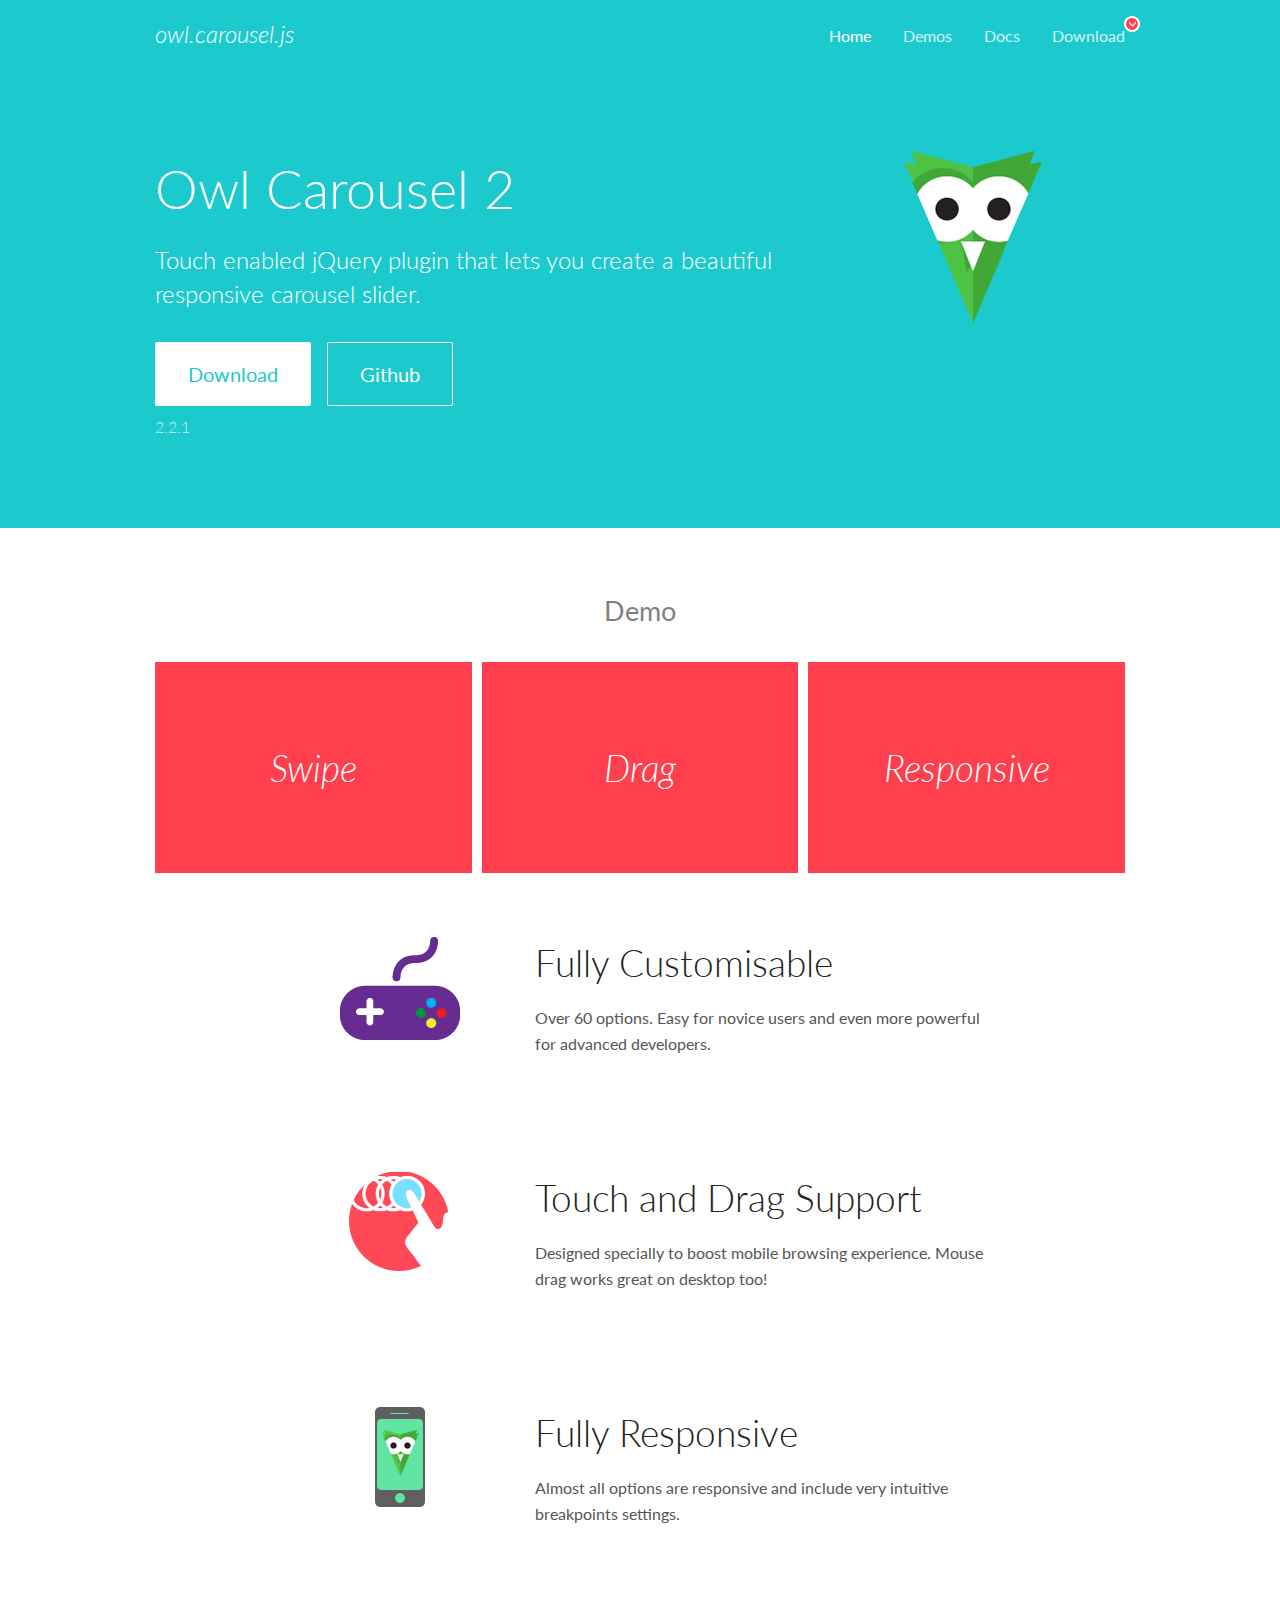
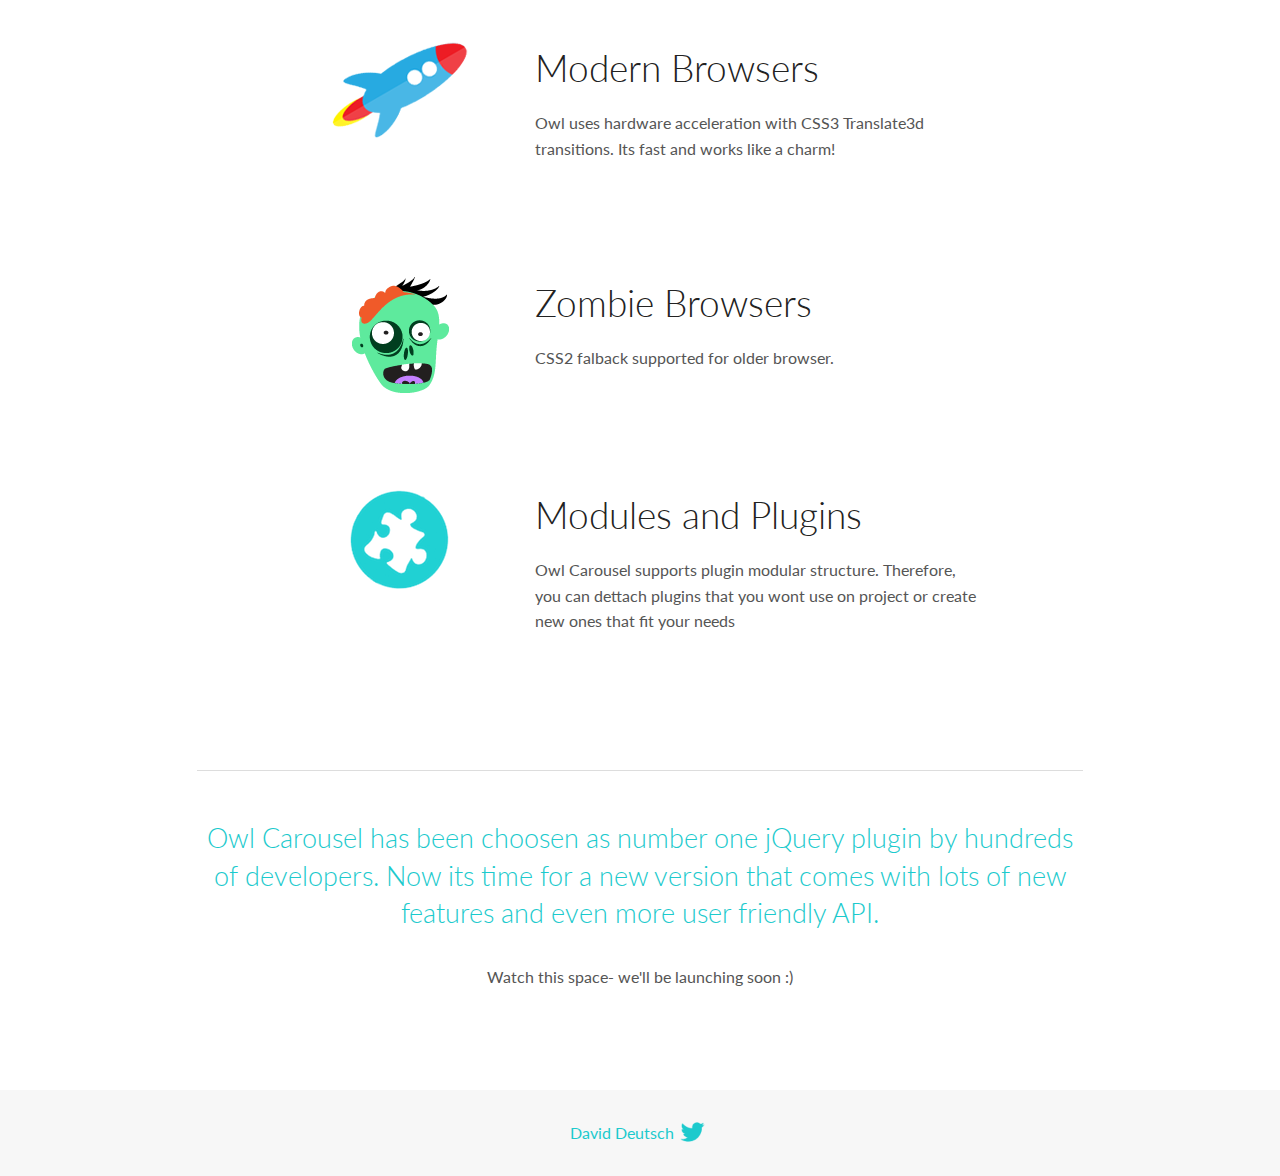
<file: assets/lib/owl.carousel/docs/index.html>
<!DOCTYPE html>
<html lang="en">
  <head>

    <!-- head -->
    <meta charset="utf-8">
    <meta name="msapplication-tap-highlight" content="no" />
    <meta name="viewport" content="width=device-width, initial-scale=1.0" />
    <meta name="description" content="Touch enabled jQuery plugin that lets you create beautiful responsive carousel slider.">
    <meta name="author" content="David Deutsch">
    <title>
      Home | Owl Carousel | 2.2.1
    </title>

    <!-- Stylesheets -->
    <link href='https://fonts.googleapis.com/css?family=Lato:300,400,700,400italic,300italic' rel='stylesheet' type='text/css'>
    <link rel="stylesheet" href="assets/css/docs.theme.min.css">

    <!-- Owl Stylesheets -->
    <link rel="stylesheet" href="assets/owlcarousel/assets/owl.carousel.min.css">
    <link rel="stylesheet" href="assets/owlcarousel/assets/owl.theme.default.min.css">

    <!-- HTML5 shim and Respond.js IE8 support of HTML5 elements and media queries -->

    <!--[if lt IE 9]>
      <script src="https://oss.maxcdn.com/libs/html5shiv/3.7.0/html5shiv.js"></script>
      <script src="https://oss.maxcdn.com/libs/respond.js/1.3.0/respond.min.js"></script>
    <![endif]-->

    <!-- Favicons -->
    <link rel="apple-touch-icon-precomposed" sizes="144x144" href="assets/ico/apple-touch-icon-144-precomposed.png">
    <link rel="shortcut icon" href="assets/ico/favicon.png">
    <link rel="shortcut icon" href="favicon.ico">

    <!-- Yeah i know js should not be in header. Its required for demos.-->

    <!-- javascript -->
    <script src="assets/vendors/jquery.min.js"></script>
    <script src="assets/owlcarousel/owl.carousel.js"></script>
  </head>
  <body>

    <!-- header -->
    <header class="header">
      <div class="row">
        <div class="large-12 columns">
          <div class="brand left">
            <h3>
              <a href="/OwlCarousel2/">owl.carousel.js</a> 
            </h3>
          </div>
          <a id="toggle-nav" class="right">
            <span></span> <span></span> <span></span> 
          </a> 
          <div class="nav-bar">
            <ul class="clearfix">
              <li class="active">
                <a href="/OwlCarousel2/index.html">Home</a> 
              </li>
              <li> <a href="/OwlCarousel2/demos/demos.html">Demos</a>  </li>
              <li> <a href="/OwlCarousel2/docs/started-welcome.html">Docs</a>  </li>
              <li>
                <a href="https://github.com/OwlCarousel2/OwlCarousel2/archive/2.2.1.zip">Download</a> 
                <span class="download"></span> 
              </li>
            </ul>
          </div>
        </div>
      </div>
    </header>

    <!-- home panel -->
    <section id="hero">
      <div class="row">
        <div class="large-8 medium-8 columns">
          <h1>Owl Carousel 2</h1>
          <h4>Touch enabled jQuery plugin that lets you create a beautiful responsive carousel slider.</h4>
          <a href="https://github.com/OwlCarousel2/OwlCarousel2/archive/2.2.1.zip" class="hero-button">Download</a> 
          <a href="https://github.com/OwlCarousel2/OwlCarousel2" class="hero-button outline">Github</a> 
          <p>2.2.1</p>
        </div>
        <div class="large-4 medium-4 columns">
          <img class="owl-logo" src="assets/img/owl-logo.png" alt="mr. Owl">
        </div>
      </div>
    </section>

    <!-- body -->
    <div class="home-demo">
      <div class="row">
        <div class="large-12 columns">
          <h3>Demo</h3>
          <div class="owl-carousel">
            <div class="item">
              <h2>Swipe</h2>
            </div>
            <div class="item">
              <h2>Drag</h2>
            </div>
            <div class="item">
              <h2>Responsive</h2>
            </div>
            <div class="item">
              <h2>CSS3</h2>
            </div>
            <div class="item">
              <h2>Fast</h2>
            </div>
            <div class="item">
              <h2>Easy</h2>
            </div>
            <div class="item">
              <h2>Free</h2>
            </div>
            <div class="item">
              <h2>Upgradable</h2>
            </div>
            <div class="item">
              <h2>Tons of options</h2>
            </div>
            <div class="item">
              <h2>Infinity</h2>
            </div>
            <div class="item">
              <h2>Auto Width</h2>
            </div>
          </div>
        </div>
      </div>
    </div>
    <script>
      var owl = $('.owl-carousel');
      owl.owlCarousel({
        margin: 10,
        loop: true,
        responsive: {
          0: {
            items: 1
          },
          600: {
            items: 2
          },
          1000: {
            items: 3
          }
        }
      })
    </script>

    <!-- features -->
    <div id="features">
      <div class="row">
        <div class="small-12 medium-9 small-centered columns">
          <section class="row feature">
            <div class="medium-4 small-12 columns">
              <img src="assets/img/feature-options.png" alt="">
            </div>
            <div class="medium-8 small-12 columns">
              <h2>Fully Customisable</h2>
              <p>Over 60 options. Easy for novice users and even more powerful for advanced developers.</p>
            </div>
          </section>
          <section class="row feature">
            <div class="medium-4 small-12 columns">
              <img src="assets/img/feature-drag.png" alt="">
            </div>
            <div class="medium-8 small-12 columns">
              <h2>Touch and Drag Support</h2>
              <p>Designed specially to boost mobile browsing experience. Mouse drag works great on desktop too!</p>
            </div>
          </section>
          <section class="row feature">
            <div class="medium-4 small-12 columns">
              <img src="assets/img/feature-responsive.png" alt="">
            </div>
            <div class="medium-8 small-12 columns">
              <h2>Fully Responsive</h2>
              <p>Almost all options are responsive and include very intuitive breakpoints settings.</p>
            </div>
          </section>
          <section class="row feature">
            <div class="medium-4 small-12 columns">
              <img src="assets/img/feature-modern.png" alt="">
            </div>
            <div class="medium-8 small-12 columns">
              <h2>Modern Browsers</h2>
              <p>Owl uses hardware acceleration with CSS3 Translate3d transitions. Its fast and works like a charm! </p>
            </div>
          </section>
          <section class="row feature">
            <div class="medium-4 small-12 columns">
              <img src="assets/img/feature-zombie.png" alt="">
            </div>
            <div class="medium-8 small-12 columns">
              <h2>Zombie Browsers</h2>
              <p>CSS2 falback supported for older browser.</p>
            </div>
          </section>
          <section class="row feature">
            <div class="medium-4 small-12 columns">
              <img src="assets/img/feature-module.png" alt="">
            </div>
            <div class="medium-8 small-12 columns">
              <h2>Modules and Plugins</h2>
              <p>Owl Carousel supports plugin modular structure. Therefore, you can dettach plugins that you wont use on project or create new ones that fit your needs</p>
            </div>
          </section>
        </div>
      </div>
    </div>

    <!-- footer -->
    <section id="teaser-text">
      <div class="row">
        <div class="small-12 medium-11 small-centered columns">
          <hr>
          <h3 id="owl-carousel-has-been-choosen-as-number-one-jquery-plugin-by-hundreds-of-developers-now-its-time-for-a-new-version-that-comes-with-lots-of-new-features-and-even-more-user-friendly-api-">Owl Carousel has been choosen as number one jQuery plugin by hundreds of developers. Now its time for a new version that comes with lots of new features and even more user friendly API.</h3>
          <p>Watch this space- we&#39;ll be launching soon :)</p>
        </div>
      </div>
    </section>

    <!-- footer -->
    <footer class="footer">
      <div class="row">
        <div class="large-12 columns">
          <h5>
            <a href="/OwlCarousel2/docs/support-contact.html">David Deutsch</a> 
            <a id="custom-tweet-button" href="https://twitter.com/share?url=https://github.com/OwlCarousel2/OwlCarousel2&text=Owl Carousel - This is so awesome! " target="_blank"></a> 
          </h5>
        </div>
      </div>
    </footer>

    <!-- vendors -->
    <script src="assets/vendors/highlight.js"></script>
    <script src="assets/js/app.js"></script>
  </body>
</html>
</file>
<file: kellyberghmanphotography/css/style.css>
/*
Author URI: http://webthemez.com/
Note: THIS CSS IS ADAPTED TO THE NEEDS OF KELLY BERGHMAN PHOTOGRAPHY
Licence under Creative Commons Attribution 3.0 
-------------------------------------------------------*/


img {
    max-width: 100%;
}


/* Common style */
.grid figure {
	position: relative;
	float: left;
	overflow: hidden;
	margin: 10px 1%;
	min-width: 320px;
	max-width: 480px;
	max-height: 360px;
	width: 48%;
	background: #3085a3;
	text-align: center;
/*	cursor: pointer;*/
}

.grid figure img {
	position: relative;
	display: block;
	min-height: 100%;
	max-width: 100%;
	
}

.grid figure figcaption {
	padding: 2em;
	color: #fff;
	text-transform: uppercase;
	font-size: 1.25em;
	-webkit-backface-visibility: hidden;
	backface-visibility: hidden;
}

.grid figure figcaption::before,
.grid figure figcaption::after {
	pointer-events: none;
}

/* Styles
---------------------------------*/






/* Portfolio
---------------------------------*/


/*
#Portfolio {
    padding: 60px 0px;
}
*/

.Portfolio-nav {
    padding: 0;
    margin: 0 0 45px 0;
    list-style: none;
    text-align: center;
}

.Portfolio-nav li {
    margin: 0 10px;
    display: inline;
}

.Portfolio-nav li a {
    display: inline-block;
    padding: 10px 22px;
    font-size: 12px;
    line-height: 20px;
    color: #222222;
    border-radius: 4px;
    text-transform: uppercase;
    background: #f7f7f7;
    margin-bottom: 5px;
    transition: all 0.3s ease-in-out;
    -moz-transition: all 0.3s ease-in-out;
    -webkit-transition: all 0.3s ease-in-out;
}

.Portfolio-nav li a:hover {
    background: #ED5441;
    color: #fff;
    text-decoration: none;
}

.portfolioContainer {
    margin: 0 auto;
    padding-left: 15px;
    width: auto !important;
}

.Portfolio-box {
    text-align: center;
    width: 350px;
    overflow: hidden;
    float: left;
    padding: 12px 0px;
}

.Portfolio-box img {
    transition: all 0.3s ease-in-out;
    -moz-transition: all 0.3s ease-in-out;
    -webkit-transition: all 0.3s ease-in-out;
}

.Portfolio-box img:hover {
    opacity: 0.6;
}

.Portfolio-nav li a.current {
    background: #ED5441;
    color: #fff;
    text-decoration: none;
}

img {
    max-width: 100%;
}

/* no transition on .isotope container */

.isotope .isotope-item {
  /* change duration value to whatever you like */
    -webkit-transition-duration: 0.6s;
    -moz-transition-duration: 0.6s;
    transition-duration: 0.6s;
}

.isotope .isotope-item {
    -webkit-transition-property: -webkit-transform, opacity;
    -moz-transition-property: -moz-transform, opacity;
    transition-property: transform, opacity;
}

.page_section.paddind {
    padding-bottom: 60px;
}



	
/* Portfolio */	
	
.container.portfolio_title {
    padding-bottom: 0px;
}

#portfolio {
    padding: 60px 0 40px;
}



/* Portfolio Filters */	

#filters {
    margin-top: 10px;
    margin-bottom: 40px;
    text-align: center;
    display: block;
    float: none;
    z-index: 2;
    position: relative;
}

#filters ul li {
    display: inline-block;
    margin: 0 5px;
}

#filters ul li a {
    display: block;
}

#filters ul li a h5 {
    background: none repeat scroll 0 0 #f7f7f7;
    border-radius: 4px;
    display: inline-block;
    
    font-size: 12px;
    line-height: 20px;
    margin-bottom: 5px;
    padding: 10px 22px;
    text-transform: uppercase;
    transition: all 0.3s ease-in-out 0s;
    background: #fff;
    border: #C2C2C2 solid 1px;
    color: #7C7C7C;
}

#filters ul li a:hover h5, #filters ul li a.active h5 {
    background: #000000;
    color: #42dca3;
    text-decoration: none;
    border: #000000 solid 1px;
}

.section-title h2 {
    color: #222222;
    font-family: 'Raleway', sans-serif;
    font-size: 34px;
    letter-spacing: -1px;
    margin: 0 0 15px;
    text-align: center;
    text-transform: uppercase;
}

.section-title span {
    display: block;
    color: #888888;
    font-family: 'Open Sans',sans-serif;
    font-size: 16px;
    font-weight: 400;
    margin: 0 0 60px;
    text-align: center;
}
#techSkills{
padding:80px 0 60px;
}
 .progress {
  height: 20px;
  margin-bottom: 20px;
  overflow: hidden;
  background-color: #f5f5f5;
  border-radius: 0;
}
.progress {
    position: relative;
	height: 25px;
}
.progress > .progress-type {
	position: absolute;
	left: 0px;
	font-weight: 400;
	padding: 3px 30px 2px 10px;
	color: rgba(255, 255, 255, 0.54);
	background-color: rgba(25, 25, 25, 0.2);
}
.progress > .progress-completed {
	position: absolute;
	right: 0px;
	font-weight: 400;
	padding: 3px 10px 2px;
}

/* Portfolio Items */	

#portfolio_wrapper {
    position: relative;
    padding: 0;
    width: 100%;
    margin: 0 auto;
    display: block;
}

#portfolio_wrapper .one-four {
    margin: 0!important;
    line-height: 0;
    width: 25%;
    padding: 0;
    position: relative;
}

.portfolio-item {
    padding: 0;
    position: relative;
    overflow: hidden;
}

.portfolio-item .portfolio_img {
    overflow: hidden;
    display: block;
    position: relative;
}

.portfolio-item .portfolio_img img {
    width: 100%;
    height: auto;
}

.portfolio-item:hover .item_overlay {
    opacity: 1;
    transition: all 0.4s ease 0s;
    -moz-transition: all 0.4s ease 0s;
    -webkit-transition: all 0.4s ease 0s;
    -ms-transition: all 0.4s ease 0s;
    -o-transition: all 0.4s ease 0s;
}

.item_overlay {
    width: 100%;
    height: 100%;
    position: absolute;
    top: 0;
    left: 0;
    opacity: 0;
    transition: all 0.3s ease 0s;
    -moz-transition: all 0.3s ease 0s;
    -webkit-transition: all 0.3s ease 0s;
    -o-transition: all 0.3s ease 0s;
    cursor: pointer;
}

.open-project-link {
    width: 100%;
    height: 100%;
    position: absolute;
    z-index: 100;
}

.item_overlay:hover {
    background:rgba(89, 89, 89, 0.7);
}

.item_info {
    position: absolute;
    height: 100px;
    width: 100%;
    top: 50%;
    margin-top: -50px;
    text-align: center;
}

.project_name {
    color: #fff;
    text-transform: uppercase;
    margin-top: 25px;
    
    opacity: 0;
    font-size: 18px;
    transition: all 0.2s ease 0s;
    -moz-transition: all 0.2s ease 0s;
    -webkit-transition: all 0.2s ease 0s;
    -ms-transition: all 0.2s ease 0s;
    -o-transition: all 0.2s ease 0s;
    position: relative;
    z-index: 10;
}

.portfolio-item:hover .project_name {
    opacity: 1;
    -webkit-transition: opacity .1s .2s;
    -moz-transition: opacity .1s .2s;
    -ms-transition: opacity .1s .2s;
    -o-transition: opacity .1s .2s;
    transition: opacity .1s .2s;
}

.project_catg {
    font-size: 14px;
    color: #fff;
    opacity: 0;
    margin-top: 0px;
    transition: all 0.2s ease 0s;
    -moz-transition: all 0.2s ease 0s;
    -webkit-transition: all 0.2s ease 0s;
    -ms-transition: all 0.2s ease 0s;
    -o-transition: all 0.2s ease 0s;
}

.portfolio-item:hover .project_catg {
    opacity: 0.8;
    -webkit-transition: opacity .1s .2s;
    -moz-transition: opacity .1s .2s;
    -ms-transition: opacity .1s .2s;
    -o-transition: opacity .1s .2s;
    transition: opacity .1s .2s;
}

.zoom-icon {
    left: 50%;
    margin-left: -20px;
    position: inherit;
    width: 40px;
    height: 40px;
    margin-top: 40px;
    opacity: 0;
    background: url(images/zoom.png);
    background-size: 40px 40px;
    transition: all 0.3s ease 0.1s;
    -moz-transition: all 0.3s ease 0.2s;
    -webkit-transition: all 0.3s ease 0.2s;
    -ms-transition: all 0.3s ease 0.2s;
    -o-transition: all 0.3s ease 0.2s;
}

.portfolio-item:hover .zoom-icon {
    opacity: 1;
    margin-top: 0px;
    -webkit-transition: opacity .3s .2s, margin-top .3s .2s;
    -moz-transition: opacity .3s .2s, margin-top .3s .2s;
    -ms-transition: opacity .3s .2s, margin-top .3s .2s;
    -o-transition: opacity .3s .2s, margin-top .3s .2s;
    transition: opacity .3s .2s, margin-top .3s .2s;
}
	
	
	
	
/* Portfolio Isotope Transitions */	

.isotope, .isotope .isotope-item {
    -webkit-transition-duration: 0.8s;
    -moz-transition-duration: 0.8s;
    -ms-transition-duration: 0.8s;
    -o-transition-duration: 0.8s;
    transition-duration: 0.8s;
}

.isotope {
    -webkit-transition-property: height, width;
    -moz-transition-property: height, width;
    -ms-transition-property: height, width;
    -o-transition-property: height, width;
    transition-property: height, width;
}

.isotope .isotope-item {
    -webkit-transition-property: -webkit-transform, opacity;
    -moz-transition-property: -moz-transform, opacity;
    -ms-transition-property: -ms-transform, opacity;
    -o-transition-property: -o-transform, opacity;
    transition-property: transform, opacity;
}

.isotope.no-transition, .isotope.no-transition .isotope-item, .isotope .isotope-item.no-transition {
    -webkit-transition-duration: 0s;
    -moz-transition-duration: 0s;
    -ms-transition-duration: 0s;
    -o-transition-duration: 0s;
    transition-duration: 0s;
}



/* Portfolio Expander */	



#project_container {
    display: none;
    background-color: #FFF;
}

#project-page-button-fullscreen {
    height: auto;
    z-index: 100;
    position: absolute;
    right: 30px;
    top: 30px;
}

#project-page-button-fullscreen li {
    display: inline-block;
    font-size: 30px;
}

#project-page-button-fullscreen li a {
    background: url(images/close.png) no-repeat #fff;
    background-size: 50px 50px;
    width: 50px;
    height: 50px;
    display: block;
    border-radius: 50px;
    opacity: 0.5;
}

#project-page-button-fullscreen li a:hover {
    opacity: 1;
}

#project-page-button {
    text-align: center;
    margin-bottom: 20px;
    height: auto;
    position: relative;
    z-index: 100;
}

#project-page-button li {
    display: inline-block;
    margin: 60px 10px 0px 10px;
    font-size: 30px;
}

#project_data {
    margin-bottom: 0px;
}

.project-section-title {
    text-align: center;
    margin-bottom: 40px;
}

.project-section-title h1 {
    margin-bottom: 5px!important;
    letter-spacing: 1px;
    font-family: 'Raleway', sans-serif;
}

.project-page {
    background-color: #FFF;
    width: 100%;
    height: auto;
    left: 0;
    padding-bottom: 40px;
}

	
/* Portfolio*/	
	
	
.project-image-slider .bx-wrapper .bx-next {
    background: url("images/project_slider_right.png") no-repeat;
    background-size: 35px 65px;
    opacity: 0.3;
    right: -90px;
}

.project-image-slider .bx-wrapper .bx-prev {
    background: url("images/project_slider_left.png") no-repeat;
    background-size: 35px 65px;
    opacity: 0.3;
    left: -90px;
}

.project-image-slider .bx-wrapper .bx-next:hover, .project-image-slider .bx-wrapper .bx-prev:hover {
    opacity: 1;
    background-position: 0;
}

.project-image-slider .bx-wrapper .bx-controls-direction a {
    height: 65px;
    margin-top: -33px;
    outline: 0 none;
    position: absolute;
    text-indent: -9999px;
    top: 50%;
    width: 35px;
    z-index: 100;
}
	
/* Portfolio Normal Expander */		
	
.project-description {
    margin-top: 40px;
    margin-bottom: 20px;
    width: 100%;
    height: auto;
}

.small-border {
    height: 2px;
    width: 50px;
    background-color: #ddd;
    margin-bottom: 15px;
}

.visit-project {
    width: 100%;
    text-align: center;
    border-top: 1px solid #ddd;
    margin-top: 20px;
    padding: 55px 0 20px 0;
}

.project-description h5 {
    color: #222222;
    text-transform: uppercase;
    margin-bottom: 5px;
}
	
	
	
/* Portfolio FullScreen Expander */			
	
#cycle-loader {
    height: 32px;
    left: 50%;
    margin: -8px 0 0 -8px;
    position: absolute;
    top: 50%;
    width: 32px;
    z-index: 999;
}

#arrow_left {
    top: 50%;
    height: 60px;
    position: absolute;
    left: 30px;
    width: 32px;
    z-index: 1000;
    margin-top: -30px;
}

#arrow_right {
    top: 50%;
    height: 60px;
    position: absolute;
    right: 30px;
    width: 32px;
    z-index: 1000;
    margin-top: -30px;
}

#arrow_left:hover, #arrow_right:hover {
    margin-top: -28px;
}

#arrow_left:active, #arrow_right:active {
    margin-top: -28px;
}

div.mc-image {
    -webkit-transition: opacity 1s ease-in-out;
    -moz-transition: opacity 1s ease-in-out;
    -o-transition: opacity 1s ease-in-out;
    transition: opacity 1s ease-in-out;
    -webkit-background-size: cover;
    -moz-background-size: cover;
    -o-background-size: cover;
    background-size: cover;
    background-position: center center;
    background-repeat: no-repeat;
    height: 100%;
    overflow: hidden;
    width: 100%;
}

.in-slide-content div.info-slide {
    background: #FFF url(images/info.png) no-repeat left bottom;
    background-size: 46px 46px;
    position: absolute;
    top: 30px;
    left: 30px;
    width: 46px;
    height: 46px;
    margin: 0;
    display: block;
    text-indent: 10px;
    -moz-border-radius: 23px;
    -webkit-border-radius: 23px;
    border-radius: 23px;
    cursor: pointer;
    z-index: 1000;
    -ms-filter: "progid: DXImageTransform.Microsoft.Alpha(Opacity=50)";
    filter: alpha(opacity=0.5);
    opacity: 0.5;
    -webkit-transition: all 0.3s;
    -moz-transition: all 0.3s;
    -o-transition: all 0.3s;
    -ms-transition: all 0.3s;
    transition: all 0.3s;
}

.in-slide-content div.info-slide:hover {
    width: 200px;
    background: #FFF;
    position: absolute;
    bottom: 40px;
    padding: 10px 20px;
    text-indent: 0px;
    moz-border-radius: 0px;
    -webkit-border-radius: 0px;
    border-radius: 0px;
    z-index: 1000;
    -ms-filter: "progid: DXImageTransform.Microsoft.Alpha(Opacity=100)";
    filter: alpha(opacity=1);
    opacity: 1;
}

.in-slide-content h2, .in-slide-content p {
    padding: 0;
    margin: 0;
    font-size: 12px;
    line-height: 24px;
}

.in-slide-content h2 {
    font-size: 14px;
    color: #444;
    text-shadow: none;
    font-weight: normal;
    text-transform: uppercase;
    z-index: 1001;
    position: relative;
    white-space: nowrap;
}

.info-slide p {
    color: #aaa;
    font-size: 13px;
    text-shadow: none;
    z-index: 1001;
    position: relative;
    margin: 0;
    font-weight: normal;
    white-space: nowrap;
}

.in-slide-content div.info-slide h2 {
    display: none;
    padding: 10px 10px 0 10px;
}

.in-slide-content div.info-slide p {
    display: none;
    padding: 0px 10px 10px 10px;
}

.in-slide-content div.info-slide:hover h2, .in-slide-content div.info-slide:hover p {
    display: inherit;
    padding: 0;
}
</file>
<file: kellyberghmanphotography/css/grayscale.css>
/*!
 * Start Bootstrap - Grayscale Bootstrap Theme (http://startbootstrap.com)
 * Code licensed under the Apache License v2.0.
 * For details, see http://www.apache.org/licenses/LICENSE-2.0.
 */

body {
    width: 100%;
    height: 100%;
    font-family: "Helvetica Neue",Helvetica,Arial,sans-serif;
    color: #fff;
    
}

html {
    width: 100%;
    height: 100%;
}

h1,
h2,
h3,
h4,
h5,
h6 {
    margin: 0 0 35px;
    text-transform: uppercase;
    font-family: Montserrat,"Helvetica Neue",Helvetica,Arial,sans-serif;
    font-weight: 700;
    letter-spacing: 1px;
}

p {
    padding-bottom: 1em;
    font-size: 15px;
    color: black;
}

@media(min-width:768px) {
/*
    p {
        margin: 0 0 35px;
        font-size: 20px;
        line-height: 1.6;
    }
*/
}

a {
    color: #42dca3;
    -webkit-transition: all .2s ease-in-out;
    -moz-transition: all .2s ease-in-out;
    transition: all .2s ease-in-out;
}

a:hover,
a:focus {
    text-decoration: none;
    color: #1d9b6c;
}

.light {
    font-weight: 400;
}

.navbar-custom {
    margin-bottom: 0;
    border-bottom: 1px solid rgba(255,255,255,.3);
    text-transform: uppercase;
    font-family: Montserrat,"Helvetica Neue",Helvetica,Arial,sans-serif;
    background-color: #000;
}

.navbar-custom .navbar-brand {
    font-weight: 700;
}

.navbar-custom .navbar-brand:focus {
    outline: 0;
}

.navbar-custom .navbar-brand .navbar-toggle {
    padding: 4px 6px;
    font-size: 16px;
    color: #fff;
}

.navbar-custom .navbar-brand .navbar-toggle:focus,
.navbar-custom .navbar-brand .navbar-toggle:active {
    outline: 0;
}

.navbar-custom a {
    color: #fff;
}

.navbar-custom .nav li a {
    -webkit-transition: background .3s ease-in-out;
    -moz-transition: background .3s ease-in-out;
    transition: background .3s ease-in-out;
}

.navbar-custom .nav li a:hover {
    outline: 0;
    color: rgba(255,255,255,.8);
    background-color: transparent;
}

.navbar-custom .nav li a:focus,
.navbar-custom .nav li a:active {
    outline: 0;
    background-color: transparent;
}

.navbar-custom .nav li.active {
    outline: 0;
}

.navbar-custom .nav li.active a {
    background-color: rgba(255,255,255,.3);
}

.navbar-custom .nav li.active a:hover {
    color: #fff;
}

@media(min-width:768px) {
    .navbar-custom {
        padding: 20px 0;
        border-bottom: 0;
        letter-spacing: 1px;
        background: 0 0;
        -webkit-transition: background .5s ease-in-out,padding .5s ease-in-out;
        -moz-transition: background .5s ease-in-out,padding .5s ease-in-out;
        transition: background .5s ease-in-out,padding .5s ease-in-out;
    }

    .navbar-custom.top-nav-collapse {
        padding: 0;
        border-bottom: 1px solid rgba(255,255,255,.3);
        background: #000;
    }
}

.intro {
    display: table;
    width: 100%;
    height: auto;
    padding: 100px 0;
    text-align: center;
    color: #fff;
    background: url(../img/intro-bg.jpg) no-repeat bottom center scroll;
    background-color: #000;
    -webkit-background-size: cover;
    -moz-background-size: cover;
    background-size: cover;
    -o-background-size: cover;
}

.intro .intro-body {
    display: table-cell;
    vertical-align: middle;
}

.intro .intro-body .brand-heading {
    font-size: 40px;
}

.intro .intro-body .intro-text {
    font-size: 18px;
}

@media(min-width:768px) {
    .intro {
        height: 100%;
        padding: 0;
    }

    .intro .intro-body .brand-heading {
        font-size: 76px;
        opacity: 0.8;
    }

    .intro .intro-body .intro-text {
        font-size: 26px;
    }
}

.btn-circle {
    width: 70px;
    height: 70px;
    margin-top: 15px;
    padding: 7px 16px;
    border: 2px solid #fff;
    border-radius: 100%!important;
    font-size: 40px;
    color: #fff;
    background: 0 0;
    -webkit-transition: background .3s ease-in-out;
    -moz-transition: background .3s ease-in-out;
    transition: background .3s ease-in-out;
}

.btn-circle:hover,
.btn-circle:focus {
    outline: 0;
    color: #fff;
    background: rgba(255,255,255,.1);
}

.btn-circle i.animated {
    -webkit-transition-property: -webkit-transform;
    -webkit-transition-duration: 1s;
    -moz-transition-property: -moz-transform;
    -moz-transition-duration: 1s;
}

.btn-circle:hover i.animated {
    -webkit-animation-name: pulse;
    -moz-animation-name: pulse;
    -webkit-animation-duration: 1.5s;
    -moz-animation-duration: 1.5s;
    -webkit-animation-iteration-count: infinite;
    -moz-animation-iteration-count: infinite;
    -webkit-animation-timing-function: linear;
    -moz-animation-timing-function: linear;
}

@-webkit-keyframes pulse {    
    0% {
        -webkit-transform: scale(1);
        transform: scale(1);
    }

    50% {
        -webkit-transform: scale(1.2);
        transform: scale(1.2);
    }

    100% {
        -webkit-transform: scale(1);
        transform: scale(1);
    }
}

@-moz-keyframes pulse {    
    0% {
        -moz-transform: scale(1);
        transform: scale(1);
    }

    50% {
        -moz-transform: scale(1.2);
        transform: scale(1.2);
    }

    100% {
        -moz-transform: scale(1);
        transform: scale(1);
    }
}

.content-section {
    padding-top: 100px;
}

.download-section {
    width: 100%;
    padding: 50px 0;
    color: #fff;
    background: url(../img/downloads-bg.jpg) no-repeat center center scroll;
    background-color: #000;
    -webkit-background-size: cover;
    -moz-background-size: cover;
    background-size: cover;
    -o-background-size: cover;
}

#map {
    width: 100%;
    height: 200px;
    margin-top: 100px;
}

@media(min-width:767px) {
    .content-section {
        padding-top: 250px;
    }

    .download-section {
        padding: 100px 0;
    }

    #map {
        height: 400px;
        margin-top: 250px;
    }
}

.btn {
    border-radius: 0;
    text-transform: uppercase;
    font-family: Montserrat,"Helvetica Neue",Helvetica,Arial,sans-serif;
    font-weight: 400;
    -webkit-transition: all .3s ease-in-out;
    -moz-transition: all .3s ease-in-out;
    transition: all .3s ease-in-out;
}

.btn-default {
    border: 1px solid #42dca3;
    color: #42dca3;
    background-color: transparent;
}

.btn-default:hover,
.btn-default:focus {
    border: 1px solid #42dca3;
    outline: 0;
    color: #000;
    background-color: #42dca3;
}

/*
ul.banner-social-buttons {
    margin-top: 0;
}

@media(max-width:1199px) {
    ul.banner-social-buttons {
        margin-top: 15px;
    }
}

@media(max-width:767px) {
    ul.banner-social-buttons li {
        display: block;
        margin-bottom: 20px;
        padding: 0;
    }

    ul.banner-social-buttons li:last-child {
        margin-bottom: 0;
    }
}
*/

footer {
    padding: 50px 0;
}

footer p {
    margin: 0;
}

::-moz-selection {
    text-shadow: none;
    background: #fcfcfc;
    background: rgba(255,255,255,.2);
}

::selection {
    text-shadow: none;
    background: #fcfcfc;
    background: rgba(255,255,255,.2);
}

img::selection {
    background: 0 0;
}

img::-moz-selection {
    background: 0 0;
}

body {
    webkit-tap-highlight-color: rgba(255,255,255,.2);
}
</file>
<file: kellyberghmanphotography/css/landing-page.css>
/*!
 * Start Bootstrap - Landing Page Bootstrap Theme (http://startbootstrap.com)
 * Code licensed under the Apache License v2.0.
 * For details, see http://www.apache.org/licenses/LICENSE-2.0.
 */


#werking {
/*    padding: 2em 22em 1em 22em;*/
        border: 3px solid white;
    width:60%;
    margin: 50px auto;
    padding: 45px;
    border-radius: 14px;
  
    background-color: rgba(29,155,108, 0.4);
}

#werking em {
    font-size: 18px;
    font-weight: bold;
}

#werking a {
    color: rgba(255,255,255, 0.8);
    font-weight: bold;
}

.topnav {
    font-size: 14px; 
}

.lead {
    font-size: 18px;
    font-weight: 400;
}

.intro-header {
    padding-top: 50px; /* If you're making other pages, make sure there is 50px of padding to make sure the navbar doesn't overlap content! */
    padding-bottom: 50px;
    text-align: center;
    color: #f8f8f8;
    background: url(../img/intro-bg.jpg) no-repeat center center;
    background-size: cover;
}

.intro-message {
    position: relative;
    padding-top: 20%;
    padding-bottom: 20%;
}

.intro-message > h1 {
    margin: 0;
    text-shadow: 2px 2px 3px rgba(0,0,0,0.6);
    font-size: 5em;
}

.intro-divider {
    width: 400px;
    border-top: 1px solid #f8f8f8;
    border-bottom: 1px solid rgba(0,0,0,0.2);
}

.intro-message > h3 {
    text-shadow: 2px 2px 3px rgba(0,0,0,0.6);
}

@media(max-width:767px) {
    .intro-message {
        padding-bottom: 15%;
    }

    .intro-message > h1 {
        font-size: 3em;
    }

    ul.intro-social-buttons > li {
        display: block;
        margin-bottom: 20px;
        padding: 0;
    }

    ul.intro-social-buttons > li:last-child {
        margin-bottom: 0;
    }

    .intro-divider {
        width: 100%;
    }
}

.network-name {
    text-transform: uppercase;
    font-size: 14px;
    font-weight: 400;
    letter-spacing: 2px;
}

.content-section-a {
    padding: 50px 0;
    background-color: #f8f8f8;
}

.content-section-b {
    padding: 50px 0;
    border-top: 1px solid #e7e7e7;
    border-bottom: 1px solid #e7e7e7;
}

.section-heading {
    margin-bottom: 30px;
}

.section-heading-spacer {
    float: left;
    width: 200px;
    border-top: 3px solid #e7e7e7;
}

.banner {
/*    padding: 100px 0;*/
    color: #f8f8f8;
    background: url(../img/banner-bg7.jpg) no-repeat center center;
    background-size: cover;
}

h2 {
    float:left;
}

.banner h2 {
    margin: 0;
    text-shadow: 2px 2px 3px rgba(0,0,0,0.6);
    font-size: 3em;
    width: 700px;
}

.banner ul {
    margin-bottom: 0;
}

.banner-social-buttons {
    float: right;
    margin-top: 0;
}

@media(max-width:1199px) and (min-width:1028px) {
/*
    ul.banner-social-buttons {
        float: left;
        margin-top: 15px;
    }
*/
    .banner h2 {
        width: 500px;
        float: left;
        font-size: 3em;
    }
}

@media(max-width:1027px) and (min-width:768px) {
    .banner h2 {
        width: 400px;
        float: left;
        font-size: 3em;
    }
}

@media(max-width:767px) {
    .banner h2 {
        margin: 0;
        text-shadow: 2px 2px 3px rgba(0,0,0,0.6);
        font-size: 2em;
    }

    ul.banner-social-buttons > li {
        display: block;
        margin-bottom: 20px;
        padding: 0;
    }

    ul.banner-social-buttons > li:last-child {
        margin-bottom: 0;
    }
}

footer {
    padding: 50px 0;
    background-color: #f8f8f8;
}

p.copyright {
    margin: 15px 0 0;
}
</file>
